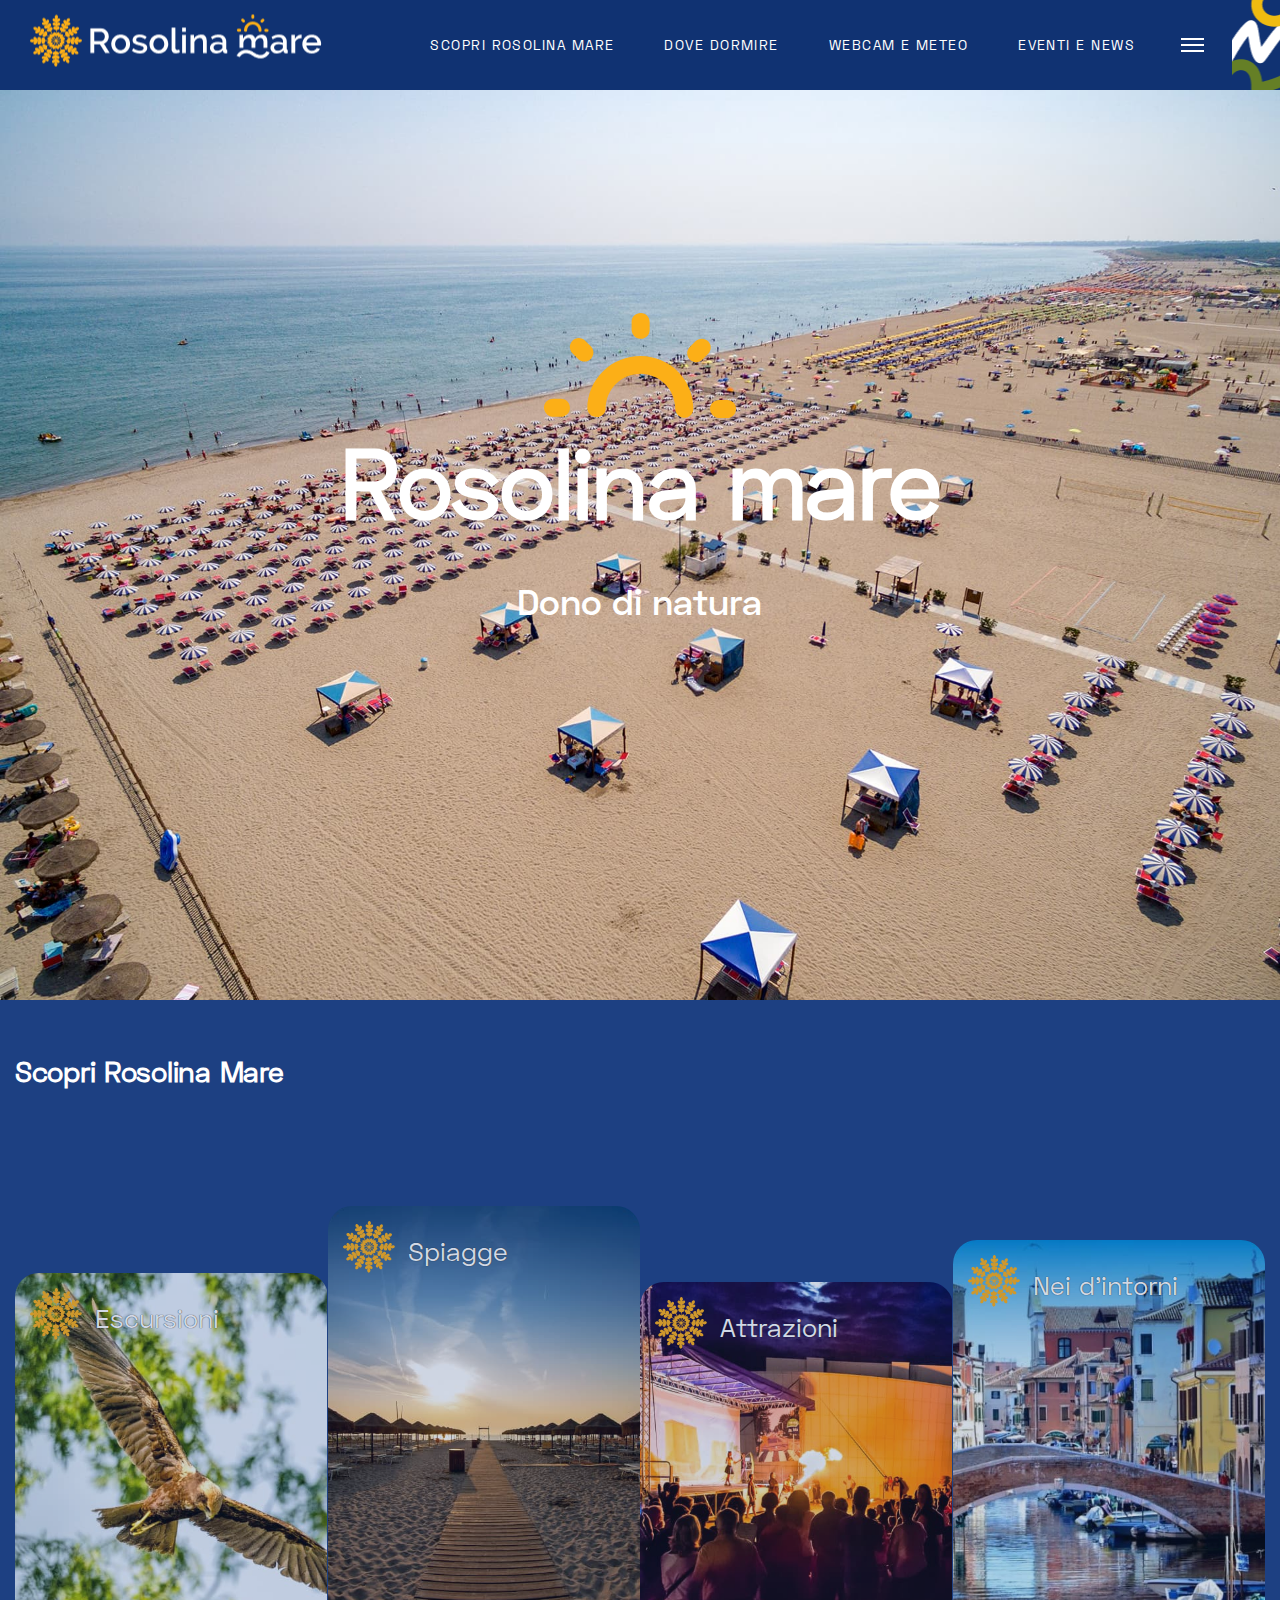
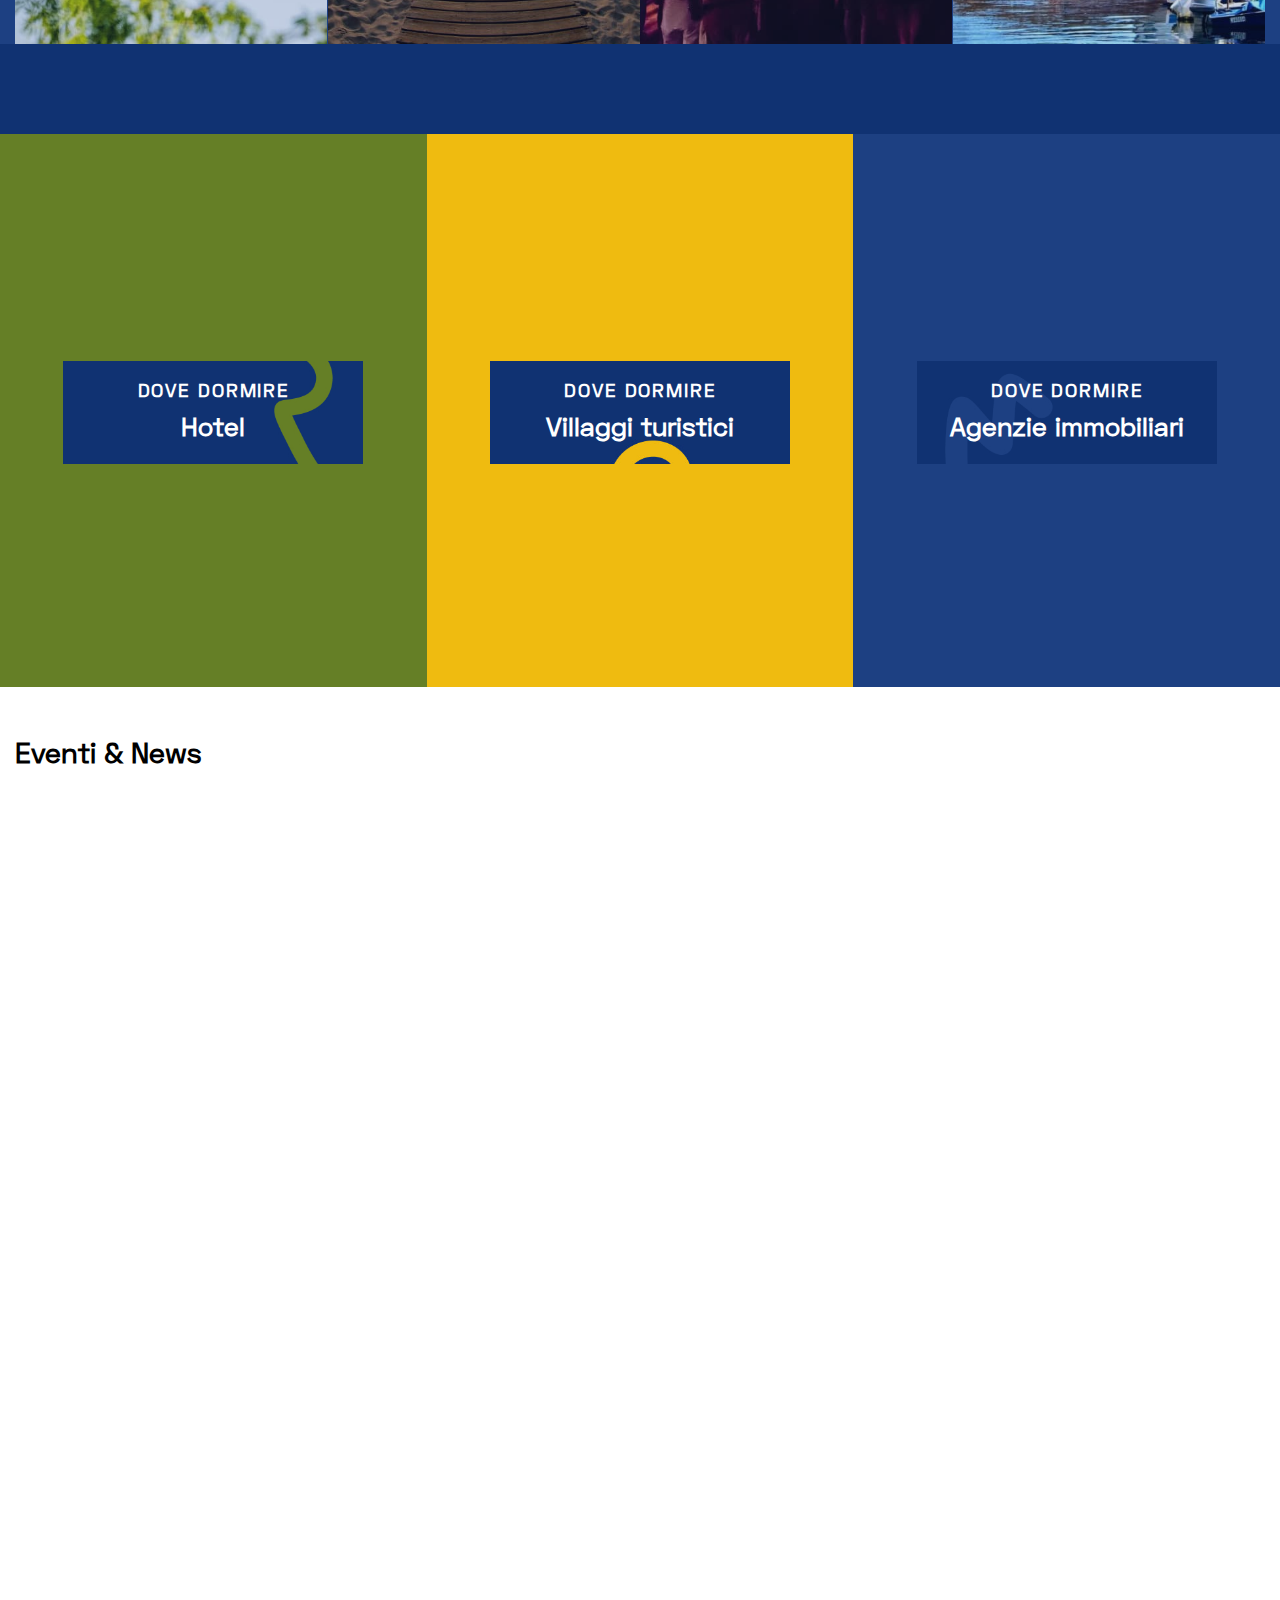
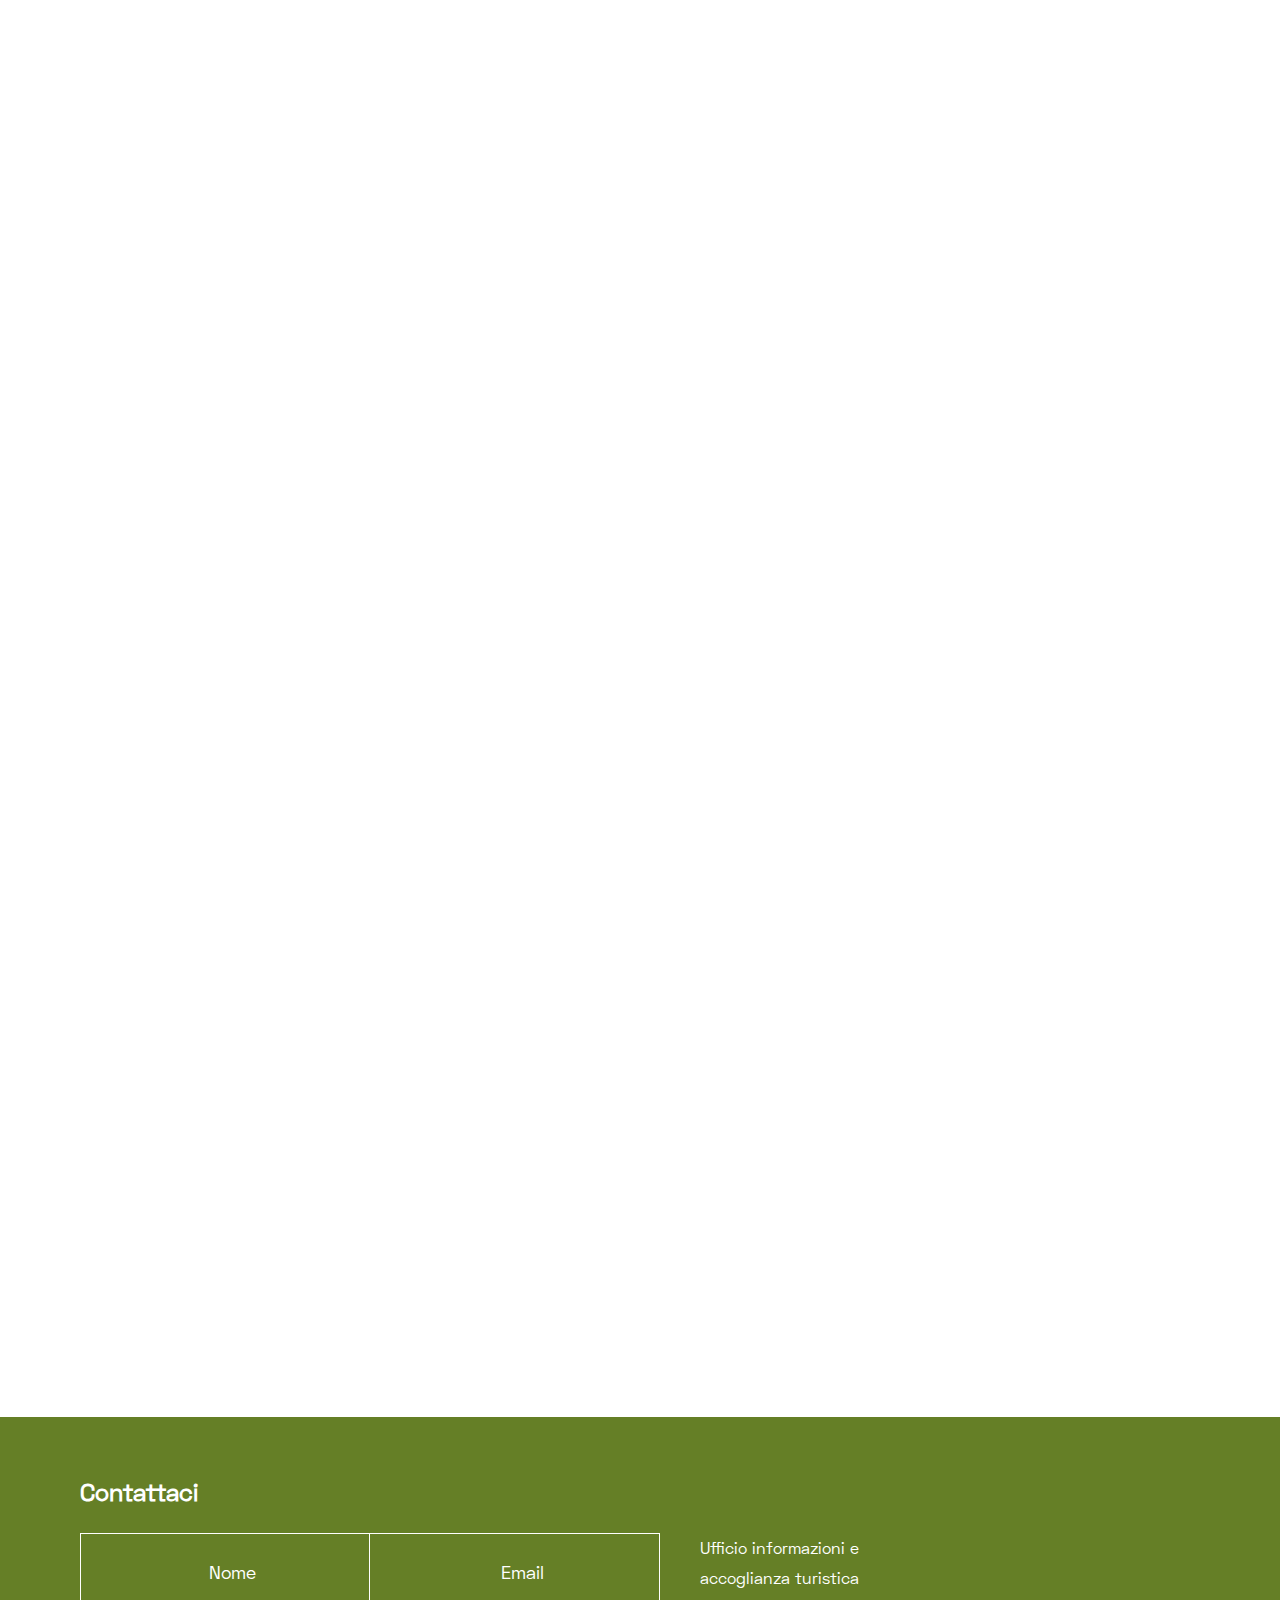
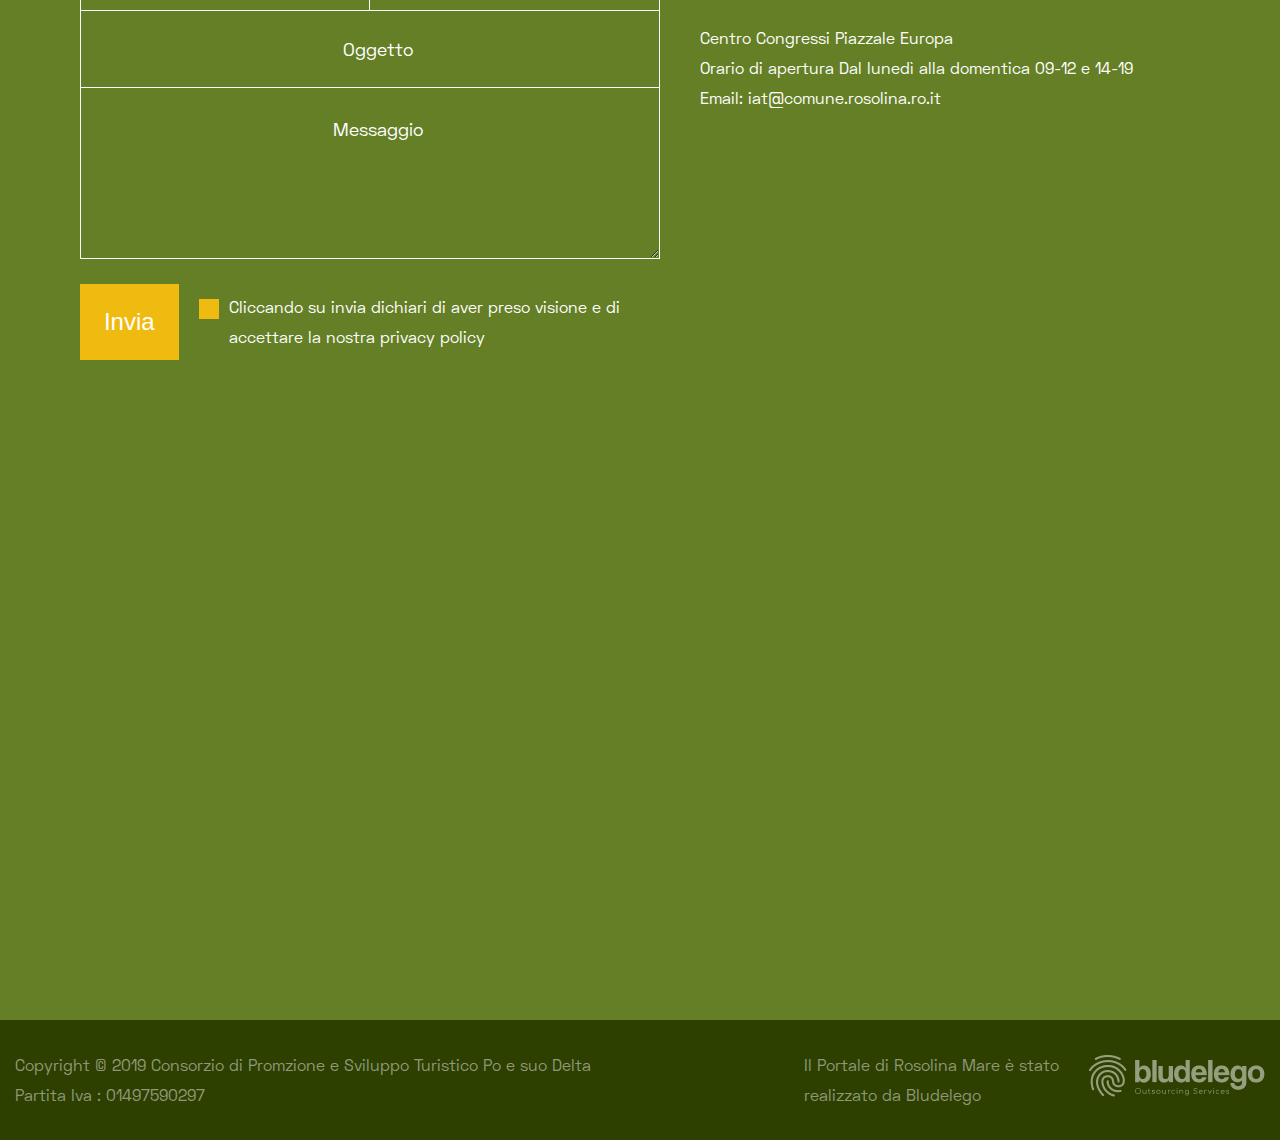
<file: index.html>
<!DOCTYPE html>
<html lang="ru_RU">
  <head>
    <meta name="viewport" content="width=device-width,initial-scale=1.0">
    <meta charset="utf-8">
    <link rel="stylesheet" type="text/css" href="assets/css/my.css">
    <title>Main</title>
  </head>
  <body>
    <div class="hidden"><?xml version="1.0" encoding="utf-8"?><svg xmlns="http://www.w3.org/2000/svg" xmlns:xlink="http://www.w3.org/1999/xlink"><symbol viewBox="264.2 371 20.3 18.8" id="basket" xmlns="http://www.w3.org/2000/svg"><path class="st0" d="M283.7 378.2h-3.2l-3.4-6.8c-.2-.4-.6-.5-1-.3s-.5.6-.3 1l3.1 6.1h-9.1l3.1-6.1c.2-.4 0-.8-.3-1-.4-.2-.8 0-1 .3l-3.4 6.8H265c-.4 0-.8.3-.8.8 0 .4.3.8.8.8h.2l.9 3c-.2.1-.3.3-.3.6 0 .4.3.7.7.7l1.7 5.8h12.7l1.7-5.8c.4 0 .7-.3.7-.7 0-.2-.1-.5-.3-.6l.9-3h.2c.4 0 .8-.3.8-.8-.4-.5-.7-.8-1.2-.8zm-4.1 10.1h-10.4L268 384h12.9l-1.3 4.3zm1.6-5.8h-13.7l-.8-2.8H282l-.8 2.8z"/></symbol><symbol viewBox="0 0 511.626 511.627" id="external-link" xmlns="http://www.w3.org/2000/svg"><path d="M392.857 292.354h-18.274c-2.669 0-4.859.855-6.563 2.573-1.718 1.708-2.573 3.897-2.573 6.563v91.361c0 12.563-4.47 23.315-13.415 32.262-8.945 8.945-19.701 13.414-32.264 13.414H82.224c-12.562 0-23.317-4.469-32.264-13.414-8.945-8.946-13.417-19.698-13.417-32.262V155.31c0-12.562 4.471-23.313 13.417-32.259 8.947-8.947 19.702-13.418 32.264-13.418h200.994c2.669 0 4.859-.859 6.57-2.57 1.711-1.713 2.566-3.9 2.566-6.567V82.221c0-2.662-.855-4.853-2.566-6.563-1.711-1.713-3.901-2.568-6.57-2.568H82.224c-22.648 0-42.016 8.042-58.102 24.125C8.042 113.297 0 132.665 0 155.313v237.542c0 22.647 8.042 42.018 24.123 58.095 16.086 16.084 35.454 24.13 58.102 24.13h237.543c22.647 0 42.017-8.046 58.101-24.13 16.085-16.077 24.127-35.447 24.127-58.095v-91.358c0-2.669-.856-4.859-2.574-6.57-1.713-1.718-3.903-2.573-6.565-2.573z"/><path d="M506.199 41.971c-3.617-3.617-7.905-5.424-12.85-5.424H347.171c-4.948 0-9.233 1.807-12.847 5.424-3.617 3.615-5.428 7.898-5.428 12.847s1.811 9.233 5.428 12.85l50.247 50.248-186.147 186.151c-1.906 1.903-2.856 4.093-2.856 6.563 0 2.479.953 4.668 2.856 6.571l32.548 32.544c1.903 1.903 4.093 2.852 6.567 2.852s4.665-.948 6.567-2.852l186.148-186.148 50.251 50.248c3.614 3.617 7.898 5.426 12.847 5.426s9.233-1.809 12.851-5.426c3.617-3.616 5.424-7.898 5.424-12.847V54.818c-.001-4.952-1.814-9.232-5.428-12.847z"/></symbol><symbol fill="none" viewBox="0 0 9 19" id="facebook" xmlns="http://www.w3.org/2000/svg"><path fill-rule="evenodd" clip-rule="evenodd" d="M2.35 13.736c0-1.348-.008-2.697.007-4.045 0-.229-.06-.297-.29-.29-.418.016-.837 0-1.264.008-.167.008-.236-.046-.228-.221.007-.838.007-1.684 0-2.522 0-.16.045-.213.213-.213.427.007.86-.015 1.288.007.251.016.297-.076.297-.304-.016-.64-.016-1.28 0-1.92.015-.785.228-1.516.693-2.149C3.653 1.28 4.49.914 5.458.868c.99-.045 1.988-.022 2.986-.03.137 0 .183.046.183.183-.008.853-.008 1.699 0 2.552 0 .152-.046.198-.198.198-.48-.008-.96 0-1.432 0-.64 0-1.021.328-1.06.96-.03.503-.007 1.013-.022 1.524-.008.183.107.167.221.167.724 0 1.455.008 2.179-.007.213 0 .282.045.259.266a137.02 137.02 0 0 0-.244 2.545c-.015.19-.107.229-.274.229a64.837 64.837 0 0 0-1.722 0c-.411 0-.373-.061-.373.358 0 2.643-.008 5.28.007 7.923 0 .282-.068.35-.342.343a76.647 76.647 0 0 0-2.956 0c-.274.008-.32-.091-.32-.335.007-1.349 0-2.682 0-4.008z" fill="#fff"/></symbol><symbol viewBox="0 0 24 24" id="instagram" xmlns="http://www.w3.org/2000/svg"><path fill="none" d="M-1-1h582v402H-1z"/><g fill="#fff"><path d="M12.004 5.838a6.157 6.157 0 0 0-6.158 6.158 6.157 6.157 0 0 0 6.158 6.158 6.157 6.157 0 0 0 6.158-6.158 6.157 6.157 0 0 0-6.158-6.158zm0 10.155a3.996 3.996 0 1 1 3.997-3.997 3.995 3.995 0 0 1-3.997 3.997z"/><path d="M16.948.076c-2.208-.103-7.677-.098-9.887 0-1.942.091-3.655.56-5.036 1.941C-.283 4.325.012 7.435.012 11.996c0 4.668-.26 7.706 2.013 9.979 2.317 2.316 5.472 2.013 9.979 2.013 4.624 0 6.22.003 7.855-.63 2.223-.863 3.901-2.85 4.065-6.419.104-2.209.098-7.677 0-9.887-.198-4.213-2.459-6.768-6.976-6.976zm3.495 20.372c-1.513 1.513-3.612 1.378-8.468 1.378-5 0-7.005.074-8.468-1.393-1.685-1.677-1.38-4.37-1.38-8.453 0-5.525-.567-9.504 4.978-9.788 1.274-.045 1.649-.06 4.856-.06l.045.03c5.329 0 9.51-.558 9.761 4.986.057 1.265.07 1.645.07 4.847-.001 4.942.093 6.959-1.394 8.453z"/><circle r="1.439" cy="5.595" cx="18.406"/></g></symbol><symbol fill="none" viewBox="0 0 20 14" id="mail" xmlns="http://www.w3.org/2000/svg"><path d="M1.854.211H17.69c.96 0 1.74.78 1.74 1.74v9.718c0 .9-.78 1.68-1.74 1.68H1.854c-.96 0-1.74-.78-1.74-1.68V1.951c0-.96.78-1.74 1.74-1.74zM18.29 11.97l-5.94-5.04-1.199.84c-.84.6-1.92.6-2.7 0l-1.26-.84-5.938 5.039c.12.24.36.36.6.36H17.69c.3 0 .48-.12.6-.36zm-5.1-5.699l5.22 4.44V2.49l-5.22 3.78zM1.135 10.71l5.219-4.44-5.219-3.779v8.218zm.3-9.299l7.618 5.52c.42.359 1.02.359 1.5-.001l7.619-5.519a.681.681 0 0 0-.48-.18H1.854c-.18 0-.36.06-.42.18z" fill="#fff"/></symbol></svg></div>
    <header class="main-header"><a class="logo" href="index.html"><img src="assets/i/logo.png" alt="logo"></a>
      <div class="main-menu">
        <li class="main-menu__item"><a class="main-menu__link" href="https://visitrosolina.it/scopri-rosolina-mare/">Scopri Rosolina mare<img class="menu-icon" src="assets/i/menu-icon.svg" alt="icon"></a>
          <div class="sub-menu">
            <div class="sub-menu__wrap">
              <div class="sub-menu__content">
                <h3 class="sub-menu__title">Scopri Rosolina mare</h3>
                <p class="sub-menu__text">Qualunque sia la tua idea di vacanza, a Rosolina puoi trovare escursioni, spiagge ed attrazioni che renderanno indimenticabile il tuo soggiorno.</p>
              </div>
              <ul class="sub-menu__list">
                <li class="sub-menu__item"><a href="https://visitrosolina.it/scopri-rosolina-mare/escursioni/"><img src="assets/i/sub-menu-1.jpg">
                    <h4 class="sub-menu__item-title">Escursioni</h4></a></li>
                <li class="sub-menu__item"><a href="https://visitrosolina.it/scopri-rosolina-mare/spiagge/"><img src="assets/i/sub-menu-2.jpg">
                    <h4 class="sub-menu__item-title">Spiagge</h4></a></li>
                <li class="sub-menu__item"><a href="https://visitrosolina.it/scopri-rosolina-mare/attrazioni/"><img src="assets/i/sub-menu-3.jpg">
                    <h4 class="sub-menu__item-title">Attrazioni</h4></a></li>
                <li class="sub-menu__item"><a href="https://visitrosolina.it/scopri-rosolina-mare/nei-dintorni/"><img src="assets/i/sub-menu-4.jpg">
                    <h4 class="sub-menu__item-title">Nei dintorni</h4></a></li>
              </ul>
            </div>
          </div>
        </li>
        <li class="main-menu__item"><a class="main-menu__link" href="dove-dormire.html">Dove dormire<img class="menu-icon" src="assets/i/menu-icon.svg" alt="icon"></a>
          <div class="sub-menu">
            <div class="sub-menu__wrap">
              <div class="sub-menu__content">
                <h3 class="sub-menu__title">Dove dormire</h3>
                <p class="sub-menu__text">Rosolina Mare è famosa per le sue spiagge incantevoli e per i suoi stabilimenti balneari adatti a grandi e piccoli.</p>
              </div>
              <ul class="sub-menu__list">
                <li class="sub-menu__item"><a href="hotel.html"><img src="assets/i/sub-menu-5.jpg">
                    <h4 class="sub-menu__item-title">Hotel</h4></a></li>
                <li class="sub-menu__item"><a href="vilagi-turistici.html"><img src="assets/i/sub-menu-6.jpg">
                    <h4 class="sub-menu__item-title">Villaggi turistici</h4></a></li>
                <li class="sub-menu__item"><a href="agenzie-immobiliari.html"><img src="assets/i/sub-menu-7.jpg">
                    <h4 class="sub-menu__item-title">Agenzie immobiliari</h4></a></li>
              </ul>
            </div>
          </div>
        </li>
        <li class="main-menu__item"><a class="main-menu__link" href="https://visitrosolina.it/webcam-e-meteo/">Webcam e meteo<img class="menu-icon" src="assets/i/menu-icon.svg" alt="icon"></a></li>
        <li class="main-menu__item"><a class="main-menu__link" href="https://visitrosolina.it/eventi-e-news/">Eventi e news<img class="menu-icon" src="assets/i/menu-icon.svg" alt="icon"></a></li>
        <li class="main-menu__item"><a class="main-menu__link" href="https://visitrosolina.it/info-e-contatti/">Info e contatti<img class="menu-icon" src="assets/i/menu-icon.svg" alt="icon"></a></li>
      </div>
      <ul class="main-menu-mobile" id="js-main-menu-mobile">
        <li class="main-menu-mobile__item">
          <div class="main-menu-mobile__img"><img src="assets/i/arrow-down-white.svg" alt="arrow"></div><a class="main-menu-mobile__link" href="https://visitrosolina.it/scopri-rosolina-mare/">Scopri Rosolina mare</a>
          <ul class="main-menu-mobile-submenu">
            <li class="main-menu-mobile-submenu__item"><a class="main-menu-mobile-submenu__link" href="https://visitrosolina.it/scopri-rosolina-mare/escursioni/">Escursioni</a></li>
            <li class="main-menu-mobile-submenu__item"><a class="main-menu-mobile-submenu__link" href="https://visitrosolina.it/scopri-rosolina-mare/spiagge/">Spiagge</a></li>
            <li class="main-menu-mobile-submenu__item"><a class="main-menu-mobile-submenu__link" href="https://visitrosolina.it/scopri-rosolina-mare/attrazioni/">Attrazioni</a></li>
            <li class="main-menu-mobile-submenu__item"><a class="main-menu-mobile-submenu__link" href="https://visitrosolina.it/scopri-rosolina-mare/nei-dintorni/">Nei dintorni</a></li>
          </ul>
        </li>
        <li class="main-menu-mobile__item">
          <div class="main-menu-mobile__img"><img src="assets/i/arrow-down-white.svg" alt="arrow"></div><a class="main-menu-mobile__link" href="https://visitrosolina.it/dove-dormire/">Dove dormire</a>
          <ul class="main-menu-mobile-submenu">
            <li class="main-menu-mobile-submenu__item"><a class="main-menu-mobile-submenu__link" href="hotel.html">Hotel</a></li>
            <li class="main-menu-mobile-submenu__item"><a class="main-menu-mobile-submenu__link" href="vilagi-turistici.html">Villaggi turistici</a></li>
            <li class="main-menu-mobile-submenu__item"><a class="main-menu-mobile-submenu__link" href="agenzie-immobiliari.html">Agenzie immobiliari</a></li>
          </ul>
        </li>
        <li class="main-menu-mobile__item"><a class="main-menu-mobile__link" href="https://visitrosolina.it/webcam-e-meteo/">Webcam e meteo</a></li>
        <li class="main-menu-mobile__item"><a class="main-menu-mobile__link" href="https://visitrosolina.it/eventi-e-news/">Eventi e news</a></li>
        <li class="main-menu-mobile__item"><a class="main-menu-mobile__link" href="https://visitrosolina.it/info-e-contatti/">Info e contatti</a></li>
      </ul>
      <div class="sandwitch-wrap" id="js-sandwitch-wrap">
        <div class="sandwitch">
          <div class="sandwitch__line sandwitch__line--top"></div>
          <div class="sandwitch__line sandwitch__line--middle"></div>
          <div class="sandwitch__line sandwitch__line--bottom"></div>
        </div>
      </div>
    </header>
    <section class="intro" style="background-image: url('assets/i/Home-page.jpg')">
      <div class="intro__content"><img src="assets/i/big-logo.svg" alt="big logo">
        <h1 class="intro__title">Rosolina mare</h1>
        <p class="intro__text">Dono di natura</p>
      </div>
    </section>
    <section class="discover-block section section__dark">
      <div class="container">
        <h3 class="section__title">Scopri Rosolina Mare</h3>
        <div class="discover-block__content"><a class="discover-block__item" href="https://visitrosolina.it/scopri-rosolina-mare/escursioni/">
            <div class="h3 discover-block__title">Escursioni</div><img class="discover-block__icon" src="assets/i/discover-icon.svg" alt="icon"><img src="assets/i/discover-block-1.jpg" alt="Ecsurcioni"></a><a class="discover-block__item" href="https://visitrosolina.it/scopri-rosolina-mare/spiagge/">
            <div class="h3 discover-block__title">Spiagge</div><img class="discover-block__icon" src="assets/i/discover-icon.svg" alt="icon"><img src="assets/i/discover-block-2.jpg" alt="Spiagge"></a><a class="discover-block__item" href="https://visitrosolina.it/scopri-rosolina-mare/attrazioni/">
            <div class="h3 discover-block__title">Attrazioni</div><img class="discover-block__icon" src="assets/i/discover-icon.svg" alt="icon"><img src="assets/i/discover-block-3.jpg" alt="Attrazioni"></a><a class="discover-block__item" href="https://visitrosolina.it/scopri-rosolina-mare/nei-dintorni/">
            <div class="h3 discover-block__title">Nei d'intorni</div><img class="discover-block__icon" src="assets/i/discover-icon.svg" alt="icon"><img src="assets/i/discover-block-4.jpg" alt="Nei d'intorni"></a></div>
      </div>
    </section>
    <div class="where-to-sleep-block">
      <div class="where-to-sleep-block__item"><a class="where-to-sleep-block__wrap" href="https://visitrosolina.it/dove-dormire/hotel/"><img class="where-to-sleep-block__img" src="assets/i/where-to-sleep-block/where-to-sleep-block-1.jpg" alt="image">
          <div class="where-to-sleep-block__content">
            <h3 class="where-to-sleep-block__subtitle">DOVE DORMIRE</h3>
            <h2 class="where-to-sleep-block__title">Hotel</h2>
          </div></a></div>
      <div class="where-to-sleep-block__item"><a class="where-to-sleep-block__wrap" href="https://visitrosolina.it/dove-dormire/villaggi-turistici/"><img class="where-to-sleep-block__img" src="assets/i/where-to-sleep-block/where-to-sleep-block-2.jpg" alt="image">
          <div class="where-to-sleep-block__content">
            <h3 class="where-to-sleep-block__subtitle">DOVE DORMIRE</h3>
            <h2 class="where-to-sleep-block__title">Villaggi turistici</h2>
          </div></a></div>
      <div class="where-to-sleep-block__item"><a class="where-to-sleep-block__wrap" href="https://visitrosolina.it/dove-dormire/agenzie-immobiliari/"><img class="where-to-sleep-block__img" src="assets/i/where-to-sleep-block/where-to-sleep-block-3.jpg" alt="image">
          <div class="where-to-sleep-block__content">
            <h3 class="where-to-sleep-block__subtitle">DOVE DORMIRE</h3>
            <h2 class="where-to-sleep-block__title">Agenzie immobiliari</h2>
          </div></a></div>
    </div>
    <section class="section eventi-news-block">
      <div class="container">
        <h2 class="section__title">Eventi & News</h2>
        <div class="eventi-news-block__content" id="js-eventi-news-block__content"></div>
      </div>
    </section>
    <footer class="main-footer">
      <div class="main-footer__wrap">
        <div class="main-footer__contacts">
          <h2 class="section__title">Contattaci</h2>
          <div class="main-footer__form-wrap">
            <div class="form">
              <form action="mail.php" method="POST" id="js-form">
                <div class="form-group form-group--flex">
                  <div class="form-elem">
                    <input type="text" id="js-text" name="name" placeholder="Nome">
                  </div>
                  <div class="form-elem">
                    <input type="email" id="js-email" name="email" placeholder="Email">
                  </div>
                </div>
                <div class="form-group">
                  <div class="form-elem">
                    <input type="text" id="js-oggetto" name="oggetto" placeholder="Oggetto">
                  </div>
                </div>
                <div class="form-group form-group--textarea">
                  <div class="form-elem">
                    <textarea name="messaggio" id="js-messaggio" placeholder="Messaggio"></textarea>
                  </div>
                </div>
                <div class="form-footer">
                  <input type="submit" value="Invia">
                  <div class="privacy">
                    <input class="checkbox" type="checkbox" name="check" id="check">
                    <label for="check">Cliccando su invia dichiari di aver preso visione e di accettare la nostra <a href="https://visitrosolina.it/cookies-and-privacy/">privacy policy</a></label>
                  </div>
                </div>
              </form>
            </div>
            <div class="main-footer__text">
              <p>Ufficio informazioni e<br> accoglianza turistica</p>
              <p>Centro Congressi Piazzale Europa</p>
              <p>Orario di apertura Dal lunedì alla domentica 09-12 e 14-19</p>
              <p>Email: <a href="mailto:iat@comune.rosolina.ro.it">iat@comune.rosolina.ro.it</a></p>
            </div>
          </div>
        </div>
        <div class="main-footer__map"><iframe src="https://www.google.com/maps/embed?pb=!1m14!1m8!1m3!1d351.84244581281496!2d12.322716!3d45.131613!3m2!1i1024!2i768!4f13.1!3m3!1m2!1s0x0%3A0xb4464ccfe4ab9226!2sCentro%20Congressi%20Rosolina%20Mare!5e0!3m2!1sit!2sus!4v1582278023649!5m2!1sit!2sus" width="100%" height="100%" frameborder="0" style="border:0;" allowfullscreen=""></iframe></div>
      </div>
      <div class="to-up" id="js-to-up"><svg class="mk-svg-icon" data-name="mk-icon-chevron-up" data-cacheid="icon-5e539932b4822" style=" height:16px; width: 16px; " xmlns="http://www.w3.org/2000/svg" viewBox="0 0 1792 1792"><path d="M1683 1331l-166 165q-19 19-45 19t-45-19l-531-531-531 531q-19 19-45 19t-45-19l-166-165q-19-19-19-45.5t19-45.5l742-741q19-19 45-19t45 19l742 741q19 19 19 45.5t-19 45.5z"></path></svg></div>
    </footer>
    <div class="copyright">
      <div class="container">
        <div class="copyright__wrap">
          <div class="copyright__text">
            <p>Copyright © 2019 Consorzio di Promzione e Sviluppo Turistico Po e suo Delta</p>
            <p>Partita Iva : 01497590297</p>
          </div>
          <div class="copyright__logos">
            <p>Il Portale di Rosolina Mare è stato<br> realizzato da Bludelego</p><a href="https://bludelego.it/" target="_blank"><img src="assets/i/logo_bludelego.png" alt="bluedelego"></a>
          </div>
        </div>
      </div>
    </div><!--[if lt IE 9]>
<script src="assets/libs/html5shiv/es5-shim.min.js"></script>
<script src="assets/libs/html5shiv/html5shiv.min.js"></script>
<script src="assets/libs/html5shiv/html5shiv-printshiv.min.js"></script>
<script src="assets/libs/html5shiv/respond.min.js"></script>
<!--<![endif]-->
    <script src="https://ajax.googleapis.com/ajax/libs/jquery/3.3.1/jquery.min.js"></script>
    <script src="assets/libs/jquery-valiate/dist/jquery.validate.min.js"></script>
    <script src="assets/js/main.js"></script>
  </body>
</html>
</file>
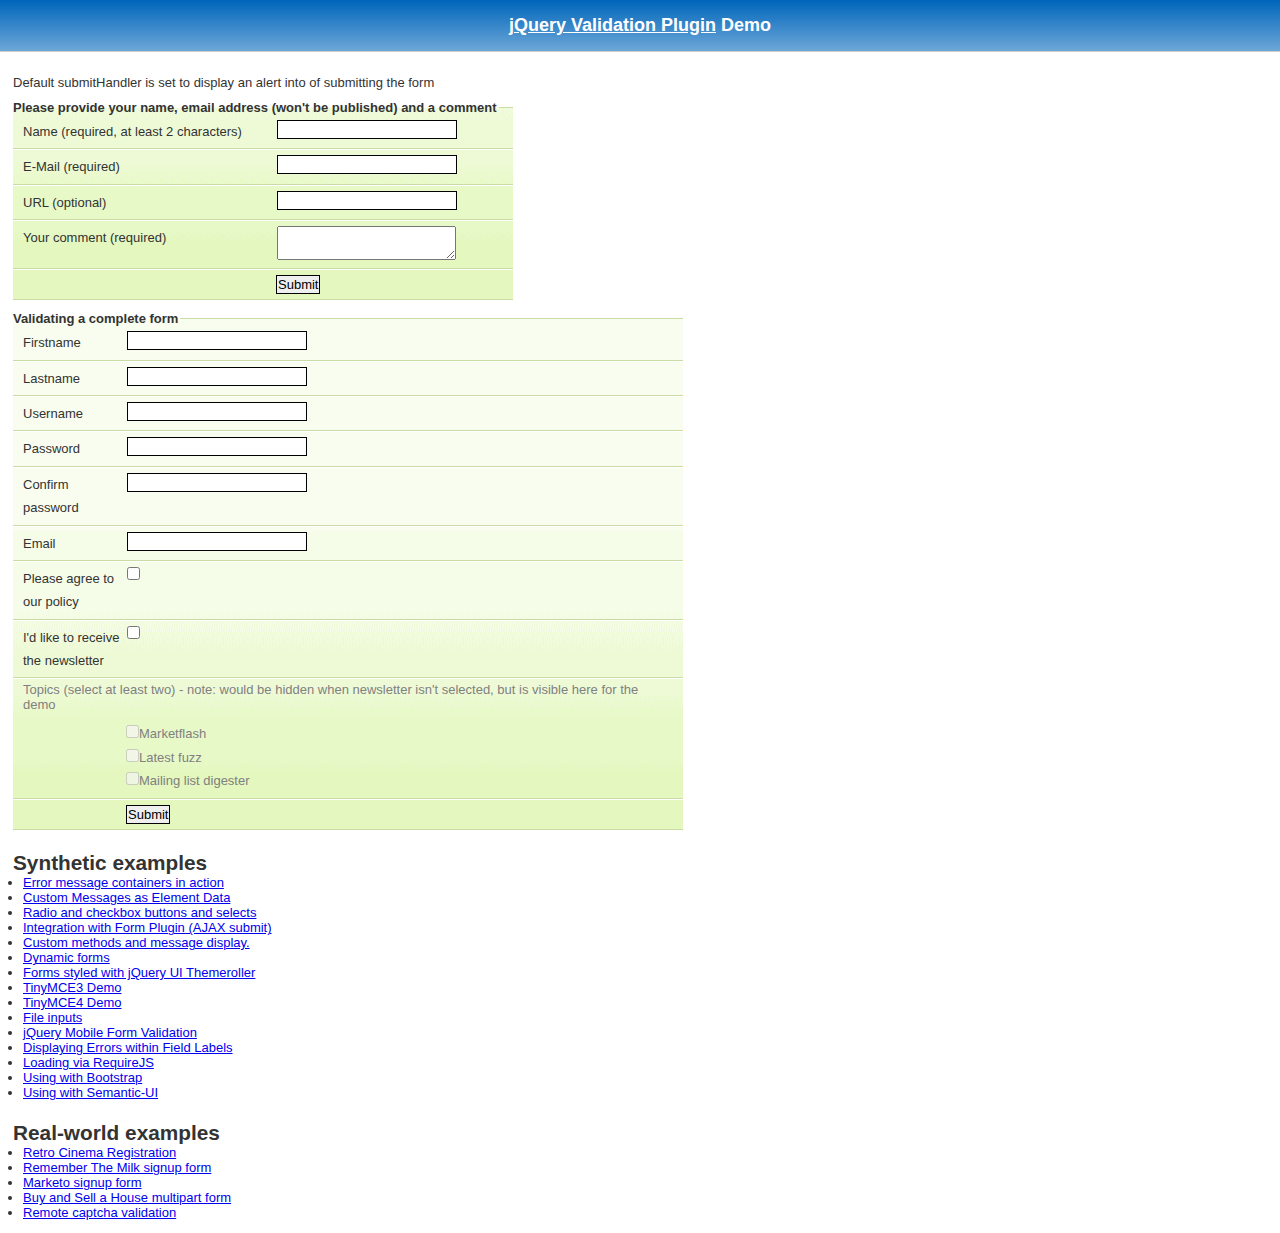
<file: assets/libs/jquery-valiate/demo/index.html>
<!DOCTYPE html>
<html lang="en">
<head>
	<meta charset="utf-8">
	<title>jQuery validation plug-in - main demo</title>
	<link rel="stylesheet" href="css/screen.css">
	<script src="../lib/jquery.js"></script>
	<script src="../dist/jquery.validate.js"></script>
	<script>
	$.validator.setDefaults({
		submitHandler: function() {
			alert("submitted!");
		}
	});

	$().ready(function() {
		// validate the comment form when it is submitted
		$("#commentForm").validate();

		// validate signup form on keyup and submit
		$("#signupForm").validate({
			rules: {
				firstname: "required",
				lastname: "required",
				username: {
					required: true,
					minlength: 2
				},
				password: {
					required: true,
					minlength: 5
				},
				confirm_password: {
					required: true,
					minlength: 5,
					equalTo: "#password"
				},
				email: {
					required: true,
					email: true
				},
				topic: {
					required: "#newsletter:checked",
					minlength: 2
				},
				agree: "required"
			},
			messages: {
				firstname: "Please enter your firstname",
				lastname: "Please enter your lastname",
				username: {
					required: "Please enter a username",
					minlength: "Your username must consist of at least 2 characters"
				},
				password: {
					required: "Please provide a password",
					minlength: "Your password must be at least 5 characters long"
				},
				confirm_password: {
					required: "Please provide a password",
					minlength: "Your password must be at least 5 characters long",
					equalTo: "Please enter the same password as above"
				},
				email: "Please enter a valid email address",
				agree: "Please accept our policy",
				topic: "Please select at least 2 topics"
			}
		});

		// propose username by combining first- and lastname
		$("#username").focus(function() {
			var firstname = $("#firstname").val();
			var lastname = $("#lastname").val();
			if (firstname && lastname && !this.value) {
				this.value = firstname + "." + lastname;
			}
		});

		//code to hide topic selection, disable for demo
		var newsletter = $("#newsletter");
		// newsletter topics are optional, hide at first
		var inital = newsletter.is(":checked");
		var topics = $("#newsletter_topics")[inital ? "removeClass" : "addClass"]("gray");
		var topicInputs = topics.find("input").attr("disabled", !inital);
		// show when newsletter is checked
		newsletter.click(function() {
			topics[this.checked ? "removeClass" : "addClass"]("gray");
			topicInputs.attr("disabled", !this.checked);
		});
	});
	</script>
	<style>
	#commentForm {
		width: 500px;
	}
	#commentForm label {
		width: 250px;
	}
	#commentForm label.error, #commentForm input.submit {
		margin-left: 253px;
	}
	#signupForm {
		width: 670px;
	}
	#signupForm label.error {
		margin-left: 10px;
		width: auto;
		display: inline;
	}
	#newsletter_topics label.error {
		display: none;
		margin-left: 103px;
	}
	</style>
</head>
<body>
<h1 id="banner"><a href="https://jqueryvalidation.org/">jQuery Validation Plugin</a> Demo</h1>
<div id="main">
	<p>Default submitHandler is set to display an alert into of submitting the form</p>
	<form class="cmxform" id="commentForm" method="get" action="">
		<fieldset>
			<legend>Please provide your name, email address (won't be published) and a comment</legend>
			<p>
				<label for="cname">Name (required, at least 2 characters)</label>
				<input id="cname" name="name" minlength="2" type="text" required>
			</p>
			<p>
				<label for="cemail">E-Mail (required)</label>
				<input id="cemail" type="email" name="email" required>
			</p>
			<p>
				<label for="curl">URL (optional)</label>
				<input id="curl" type="url" name="url">
			</p>
			<p>
				<label for="ccomment">Your comment (required)</label>
				<textarea id="ccomment" name="comment" required></textarea>
			</p>
			<p>
				<input class="submit" type="submit" value="Submit">
			</p>
		</fieldset>
	</form>
	<form class="cmxform" id="signupForm" method="get" action="">
		<fieldset>
			<legend>Validating a complete form</legend>
			<p>
				<label for="firstname">Firstname</label>
				<input id="firstname" name="firstname" type="text">
			</p>
			<p>
				<label for="lastname">Lastname</label>
				<input id="lastname" name="lastname" type="text">
			</p>
			<p>
				<label for="username">Username</label>
				<input id="username" name="username" type="text">
			</p>
			<p>
				<label for="password">Password</label>
				<input id="password" name="password" type="password">
			</p>
			<p>
				<label for="confirm_password">Confirm password</label>
				<input id="confirm_password" name="confirm_password" type="password">
			</p>
			<p>
				<label for="email">Email</label>
				<input id="email" name="email" type="email">
			</p>
			<p>
				<label for="agree">Please agree to our policy</label>
				<input type="checkbox" class="checkbox" id="agree" name="agree">
			</p>
			<p>
				<label for="newsletter">I'd like to receive the newsletter</label>
				<input type="checkbox" class="checkbox" id="newsletter" name="newsletter">
			</p>
			<fieldset id="newsletter_topics">
				<legend>Topics (select at least two) - note: would be hidden when newsletter isn't selected, but is visible here for the demo</legend>
				<label for="topic_marketflash">
					<input type="checkbox" id="topic_marketflash" value="marketflash" name="topic">Marketflash
				</label>
				<label for="topic_fuzz">
					<input type="checkbox" id="topic_fuzz" value="fuzz" name="topic">Latest fuzz
				</label>
				<label for="topic_digester">
					<input type="checkbox" id="topic_digester" value="digester" name="topic">Mailing list digester
				</label>
				<label for="topic" class="error">Please select at least two topics you'd like to receive.</label>
			</fieldset>
			<p>
				<input class="submit" type="submit" value="Submit">
			</p>
		</fieldset>
	</form>
	<h3>Synthetic examples</h3>
	<ul>
		<li><a href="errorcontainer-demo.html">Error message containers in action</a>
		</li>
		<li><a href="custom-messages-data-demo.html">Custom Messages as Element Data</a>
		</li>
		<li><a href="radio-checkbox-select-demo.html">Radio and checkbox buttons and selects</a>
		</li>
		<li><a href="ajaxSubmit-integration-demo.html">Integration with Form Plugin (AJAX submit)</a>
		</li>
		<li><a href="custom-methods-demo.html">Custom methods and message display.</a>
		</li>
		<li><a href="dynamic-totals.html">Dynamic forms</a>
		</li>
		<li><a href="themerollered.html">Forms styled with jQuery UI Themeroller</a>
		</li>
		<li><a href="tinymce/">TinyMCE3 Demo</a>
		</li>
		<li><a href="tinymce4/">TinyMCE4 Demo</a>
		</li>
		<li><a href="file_input.html">File inputs</a>
		</li>
		<li><a href="jquerymobile.html">jQuery Mobile Form Validation</a>
		</li>
		<li><a href="errors-within-labels.html">Displaying Errors within Field Labels</a>
		</li>
		<li><a href="requirejs/index.html">Loading via RequireJS</a>
		</li>
		<li><a href="bootstrap/index.html">Using with Bootstrap</a>
		</li>
		<li><a href="semantic-ui/index.html">Using with Semantic-UI</a>
		</li>
	</ul>
	<h3>Real-world examples</h3>
	<ul>
		<li><a href="cinema/">Retro Cinema Registration</a></li>
		<li><a href="milk/">Remember The Milk signup form</a></li>
		<li><a href="marketo/">Marketo signup form</a></li>
		<li><a href="multipart/">Buy and Sell a House multipart form</a></li>
		<li><a href="captcha/">Remote captcha validation</a></li>
	</ul>
</div>
</body>
</html>
</file>
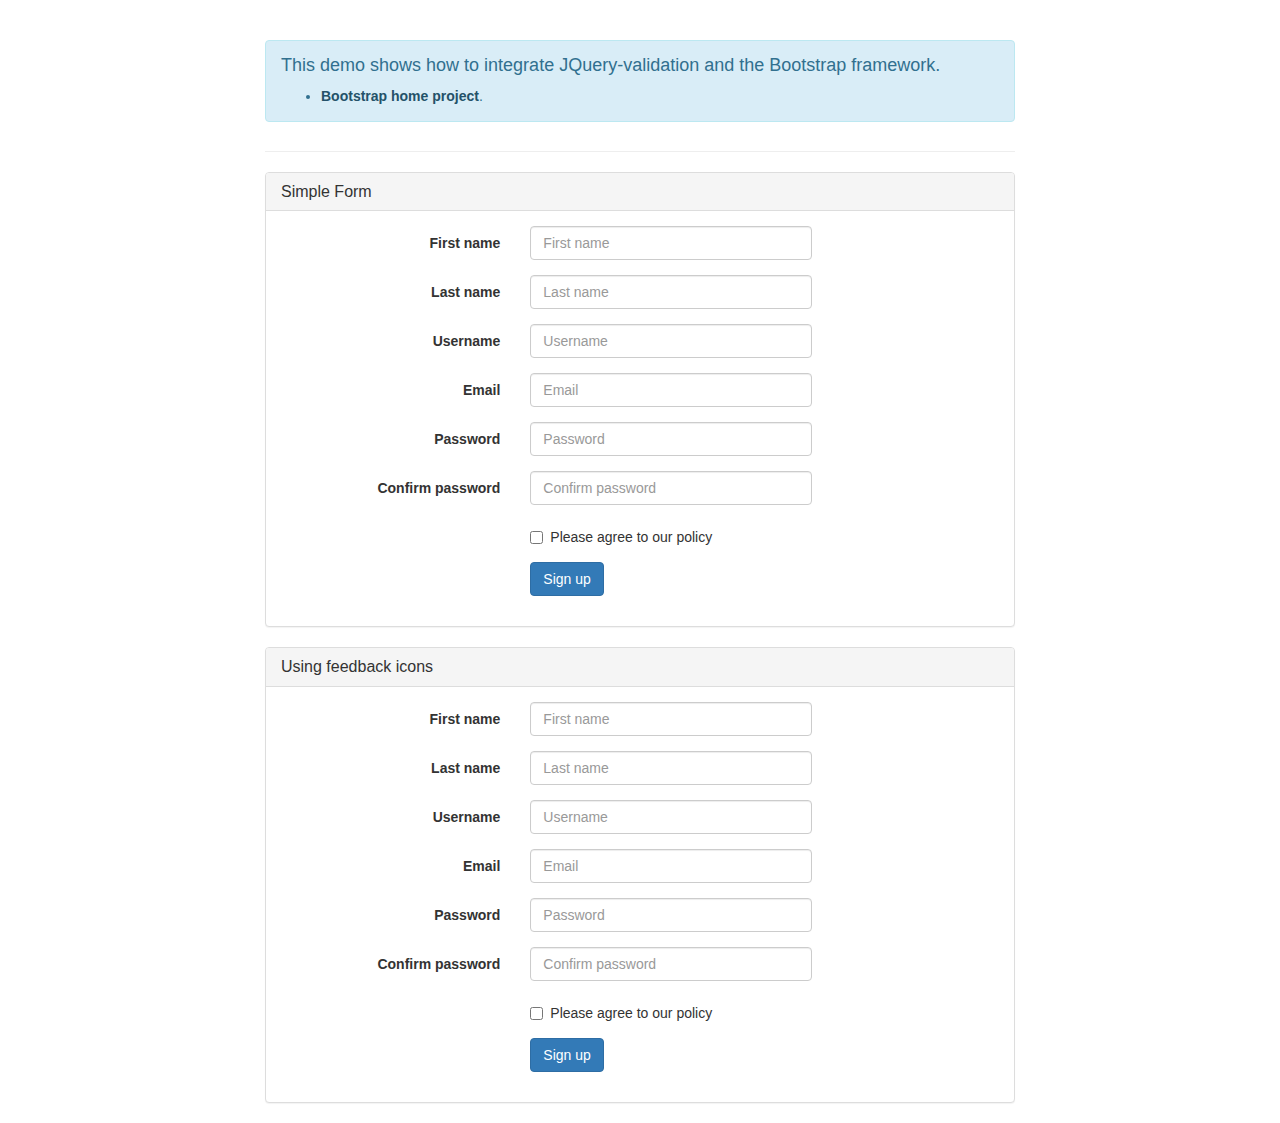
<file: assets/libs/jquery-valiate/demo/bootstrap/index.html>
<!DOCTYPE html>
<html>
<head>
	<title>JQuery-validation demo | Bootstrap</title>

	<link rel="stylesheet" href="https://maxcdn.bootstrapcdn.com/bootstrap/3.3.5/css/bootstrap.min.css" />

	<script type="text/javascript" src="../../lib/jquery-1.11.1.js"></script>
	<script type="text/javascript" src="../../dist/jquery.validate.js"></script>
</head>
<body>
	<div class="container">
		<div class="row">
			<div class="col-sm-8 col-sm-offset-2">
				<div class="page-header">
					<div class="alert alert-info" role="alert">
						<h4>This demo shows how to integrate JQuery-validation and the Bootstrap framework.</h4>
						<ul>
							<li><a href="https://getbootstrap.com/" class="alert-link">Bootstrap home project</a>.</li>
						</ul>
					</div>
				</div>

				<div class="panel panel-default">
					<div class="panel-heading">
						<h3 class="panel-title">Simple Form</h3>
					</div>
					<div class="panel-body">
						<form id="signupForm" method="post" class="form-horizontal" action="">
							<div class="form-group">
								<label class="col-sm-4 control-label" for="firstname">First name</label>
								<div class="col-sm-5">
									<input type="text" class="form-control" id="firstname" name="firstname" placeholder="First name" />
								</div>
							</div>

							<div class="form-group">
								<label class="col-sm-4 control-label" for="lastname">Last name</label>
								<div class="col-sm-5">
									<input type="text" class="form-control" id="lastname" name="lastname" placeholder="Last name" />
								</div>
							</div>

							<div class="form-group">
								<label class="col-sm-4 control-label" for="username">Username</label>
								<div class="col-sm-5">
									<input type="text" class="form-control" id="username" name="username" placeholder="Username" />
								</div>
							</div>

							<div class="form-group">
								<label class="col-sm-4 control-label" for="email">Email</label>
								<div class="col-sm-5">
									<input type="text" class="form-control" id="email" name="email" placeholder="Email" />
								</div>
							</div>

							<div class="form-group">
								<label class="col-sm-4 control-label" for="password">Password</label>
								<div class="col-sm-5">
									<input type="password" class="form-control" id="password" name="password" placeholder="Password" />
								</div>
							</div>

							<div class="form-group">
								<label class="col-sm-4 control-label" for="confirm_password">Confirm password</label>
								<div class="col-sm-5">
									<input type="password" class="form-control" id="confirm_password" name="confirm_password" placeholder="Confirm password" />
								</div>
							</div>

							<div class="form-group">
								<div class="col-sm-5 col-sm-offset-4">
									<div class="checkbox">
										<label>
											<input type="checkbox" id="agree" name="agree" value="agree" />Please agree to our policy
										</label>
									</div>
								</div>
							</div>

							<div class="form-group">
								<div class="col-sm-9 col-sm-offset-4">
									<button type="submit" class="btn btn-primary" name="signup" value="Sign up">Sign up</button>
								</div>
							</div>
						</form>
					</div>
				</div>

				<div class="panel panel-default">
					<div class="panel-heading">
						<h3 class="panel-title">Using feedback icons</h3>
					</div>
					<div class="panel-body">
						<form id="signupForm1" method="post" class="form-horizontal" action="">
							<div class="form-group">
								<label class="col-sm-4 control-label" for="firstname1">First name</label>
								<div class="col-sm-5">
									<input type="text" class="form-control" id="firstname1" name="firstname1" placeholder="First name" />
								</div>
							</div>

							<div class="form-group">
								<label class="col-sm-4 control-label" for="lastname1">Last name</label>
								<div class="col-sm-5">
									<input type="text" class="form-control" id="lastname1" name="lastname1" placeholder="Last name" />
								</div>
							</div>

							<div class="form-group">
								<label class="col-sm-4 control-label" for="username1">Username</label>
								<div class="col-sm-5">
									<input type="text" class="form-control" id="username1" name="username1" placeholder="Username" />
								</div>
							</div>

							<div class="form-group">
								<label class="col-sm-4 control-label" for="email1">Email</label>
								<div class="col-sm-5">
									<input type="text" class="form-control" id="email1" name="email1" placeholder="Email" />
								</div>
							</div>

							<div class="form-group">
								<label class="col-sm-4 control-label" for="password1">Password</label>
								<div class="col-sm-5">
									<input type="password" class="form-control" id="password1" name="password1" placeholder="Password" />
								</div>
							</div>

							<div class="form-group">
								<label class="col-sm-4 control-label" for="confirm_password1">Confirm password</label>
								<div class="col-sm-5">
									<input type="password" class="form-control" id="confirm_password1" name="confirm_password1" placeholder="Confirm password" />
								</div>
							</div>

							<div class="form-group">
								<div class="col-sm-5 col-sm-offset-4">
									<div class="checkbox">
										<label>
											<input type="checkbox" id="agree1" name="agree1" value="agree" />Please agree to our policy
										</label>
									</div>
								</div>
							</div>

							<div class="form-group">
								<div class="col-sm-9 col-sm-offset-4">
									<button type="submit" class="btn btn-primary" name="signup1" value="Sign up">Sign up</button>
								</div>
							</div>
						</form>
					</div>
				</div>
			</div>
		</div>
	</div>
	<script type="text/javascript">
		$.validator.setDefaults( {
			submitHandler: function () {
				alert( "submitted!" );
			}
		} );

		$( document ).ready( function () {
			$( "#signupForm" ).validate( {
				rules: {
					firstname: "required",
					lastname: "required",
					username: {
						required: true,
						minlength: 2
					},
					password: {
						required: true,
						minlength: 5
					},
					confirm_password: {
						required: true,
						minlength: 5,
						equalTo: "#password"
					},
					email: {
						required: true,
						email: true
					},
					agree: "required"
				},
				messages: {
					firstname: "Please enter your firstname",
					lastname: "Please enter your lastname",
					username: {
						required: "Please enter a username",
						minlength: "Your username must consist of at least 2 characters"
					},
					password: {
						required: "Please provide a password",
						minlength: "Your password must be at least 5 characters long"
					},
					confirm_password: {
						required: "Please provide a password",
						minlength: "Your password must be at least 5 characters long",
						equalTo: "Please enter the same password as above"
					},
					email: "Please enter a valid email address",
					agree: "Please accept our policy"
				},
				errorElement: "em",
				errorPlacement: function ( error, element ) {
					// Add the `help-block` class to the error element
					error.addClass( "help-block" );

					if ( element.prop( "type" ) === "checkbox" ) {
						error.insertAfter( element.parent( "label" ) );
					} else {
						error.insertAfter( element );
					}
				},
				highlight: function ( element, errorClass, validClass ) {
					$( element ).parents( ".col-sm-5" ).addClass( "has-error" ).removeClass( "has-success" );
				},
				unhighlight: function (element, errorClass, validClass) {
					$( element ).parents( ".col-sm-5" ).addClass( "has-success" ).removeClass( "has-error" );
				}
			} );

			$( "#signupForm1" ).validate( {
				rules: {
					firstname1: "required",
					lastname1: "required",
					username1: {
						required: true,
						minlength: 2
					},
					password1: {
						required: true,
						minlength: 5
					},
					confirm_password1: {
						required: true,
						minlength: 5,
						equalTo: "#password1"
					},
					email1: {
						required: true,
						email: true
					},
					agree1: "required"
				},
				messages: {
					firstname1: "Please enter your firstname",
					lastname1: "Please enter your lastname",
					username1: {
						required: "Please enter a username",
						minlength: "Your username must consist of at least 2 characters"
					},
					password1: {
						required: "Please provide a password",
						minlength: "Your password must be at least 5 characters long"
					},
					confirm_password1: {
						required: "Please provide a password",
						minlength: "Your password must be at least 5 characters long",
						equalTo: "Please enter the same password as above"
					},
					email1: "Please enter a valid email address",
					agree1: "Please accept our policy"
				},
				errorElement: "em",
				errorPlacement: function ( error, element ) {
					// Add the `help-block` class to the error element
					error.addClass( "help-block" );

					// Add `has-feedback` class to the parent div.form-group
					// in order to add icons to inputs
					element.parents( ".col-sm-5" ).addClass( "has-feedback" );

					if ( element.prop( "type" ) === "checkbox" ) {
						error.insertAfter( element.parent( "label" ) );
					} else {
						error.insertAfter( element );
					}

					// Add the span element, if doesn't exists, and apply the icon classes to it.
					if ( !element.next( "span" )[ 0 ] ) {
						$( "<span class='glyphicon glyphicon-remove form-control-feedback'></span>" ).insertAfter( element );
					}
				},
				success: function ( label, element ) {
					// Add the span element, if doesn't exists, and apply the icon classes to it.
					if ( !$( element ).next( "span" )[ 0 ] ) {
						$( "<span class='glyphicon glyphicon-ok form-control-feedback'></span>" ).insertAfter( $( element ) );
					}
				},
				highlight: function ( element, errorClass, validClass ) {
					$( element ).parents( ".col-sm-5" ).addClass( "has-error" ).removeClass( "has-success" );
					$( element ).next( "span" ).addClass( "glyphicon-remove" ).removeClass( "glyphicon-ok" );
				},
				unhighlight: function ( element, errorClass, validClass ) {
					$( element ).parents( ".col-sm-5" ).addClass( "has-success" ).removeClass( "has-error" );
					$( element ).next( "span" ).addClass( "glyphicon-ok" ).removeClass( "glyphicon-remove" );
				}
			} );
		} );
	</script>
</body>
</html>
</file>
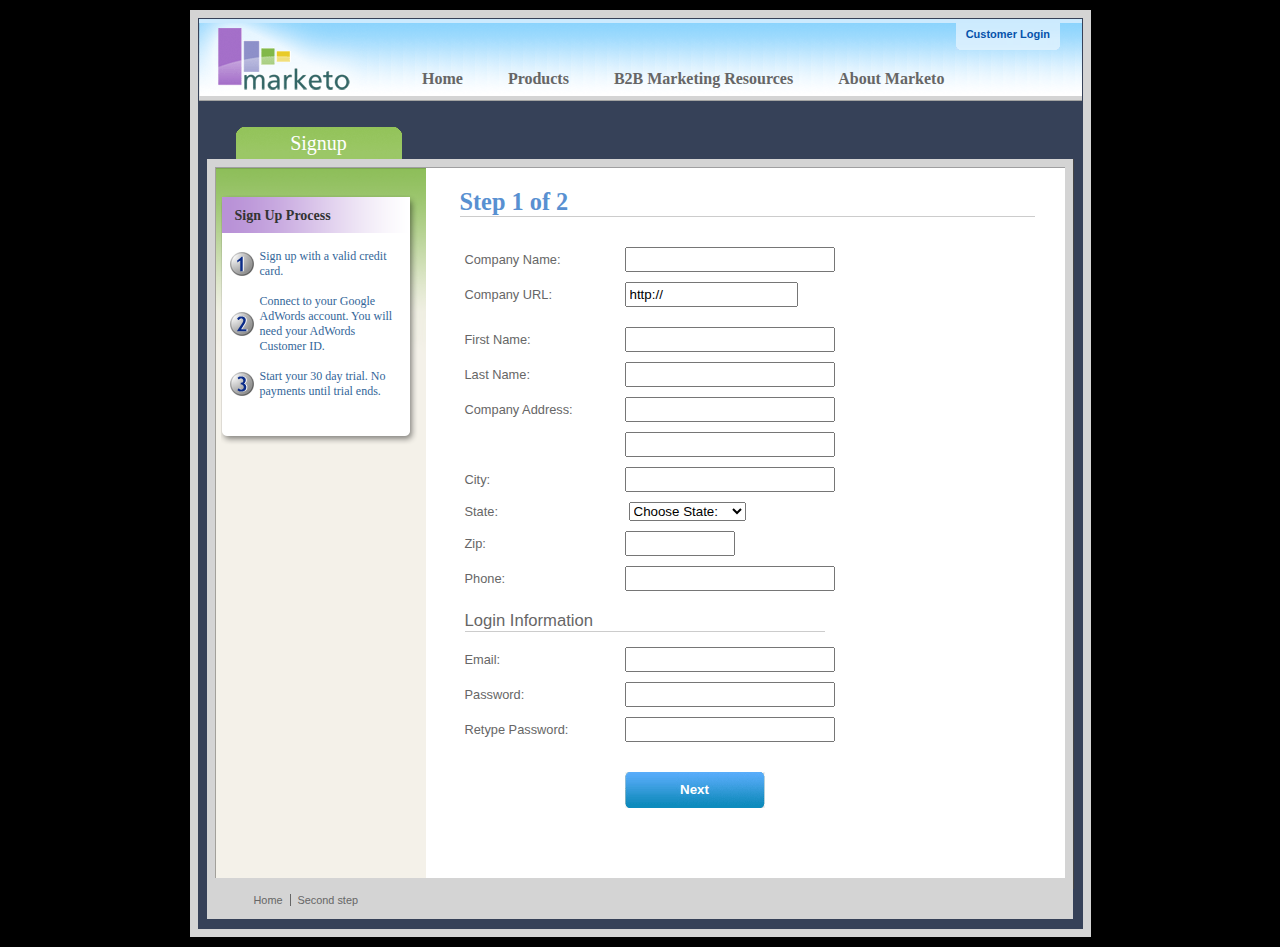
<file: assets/libs/jquery-valiate/demo/marketo/index.html>
<!DOCTYPE html>
<html lang="en">
<head>
	<meta charset="utf-8">
	<title>Subscription Signup | Marketo</title>
	<script src="../../lib/jquery.js"></script>
	<script src="../../lib/jquery.mockjax.js"></script>
	<script src="../../dist/jquery.validate.js"></script>
	<script src="jquery.maskedinput.js"></script>
	<script src="mktSignup.js"></script>
	<link rel="stylesheet" href="stylesheet.css">
</head>
<body>
<!-- start page wrapper -->
<div id="letterbox">
	<!-- start header container -->
	<div id="header-background">
		<div class="nav-global-container">
			<div class="login">
				<a href="#">
					<span></span>Customer Login</a>
			</div>
			<div class="logo">
				<a href="#">
					<img src="images/logo_marketo.gif" width="168" height="73" alt="Marketo">
				</a>
			</div>
			<div class="nav-global">
				<ul>
					<li>
						<a href="#" class="nav-g01">
							<span></span>Home</a>
					</li>
					<li>
						<a href="#" class="nav-g02">
							<span></span>Products</a>
					</li>
					<li>
						<a href="#" class="nav-g04">
							<span></span>B2B Marketing Resources</a>
					</li>
					<li>
						<a href="#" class="nav-g05">
							<span></span>About Marketo</a>
					</li>
				</ul>
			</div>
		</div>
	</div>
	<!-- end header container -->
	<div class="line-grey-tier"></div>
	<!-- start page container 2 div-->
	<div id="page-container" class="resize">
		<div id="page-content-inner" class="resize">
			<!-- start col-main -->
			<div id="col-main" class="resize" style="">
				<!-- start main content -->
				<div class="main-content resize">
					<div class="action-container" style="display:none;"></div>
					<h1>Step 1 of 2</h1>
					<p>
					</p>
					<br clear="all">
					<div>
						<form id="profileForm" type="actionForm" action="step2.htm" method="get">
							<div class="error" style="display:none;">
								<img src="images/warning.gif" alt="Warning!" width="24" height="24" style="float:left; margin: -5px 10px 0px 0px;">
								<span></span>.
								<br clear="all">
							</div>
							<table cellpadding="0" cellspacing="0" border="0">
								<tr>
									<td class="label">
										<label for="co_name">Company Name:</label>
									</td>
									<td class="field">
										<input id="co_name" class="required" maxlength="40" name="co_name" size="20" type="text" tabindex="1" value="">
									</td>
								</tr>
								<tr>
									<td class="label">
										<label for="co_url">Company URL:</label>
									</td>
									<td class="field">
										<input id="co_url" class="required defaultInvalid url" maxlength="40" name="co_url" style="width:163px" type="text" tabindex="2" value="http://">
									</td>
								</tr>
								<tr>
									<td>
									<td>
								</tr>
								<tr>
									<td class="label">
										<label for="first_name">First Name:</label>
									</td>
									<td class="field">
										<input id="first_name" class="required" maxlength="40" name="first_name" size="20" type="text" tabindex="3" value="">
									</td>
								</tr>
								<tr>
									<td class="label">
										<label for="last_name">Last Name:</label>
									</td>
									<td class="field">
										<input id="last_name" class="required" maxlength="40" name="last_name" size="20" type="text" tabindex="4" value="">
									</td>
								</tr>
								<tr>
									<td class="label">
										<label for="address1">Company Address:</label>
									</td>
									<td class="field">
										<input maxlength="40" class="required" name="address1" size="20" type="text" tabindex="5" value="">
									</td>
								</tr>
								<tr>
									<td class="label"></td>
									<td class="field">
										<input maxlength="40" name="address2" size="20" type="text" tabindex="6" value="">
									</td>
								</tr>
								<tr>
									<td class="label">
										<label for="city">City:</label>
									</td>
									<td class="field">
										<input maxlength="40" class="required" name="city" size="20" type="text" tabindex="7" value="">
									</td>
								</tr>
								<tr>
									<td class="label">
										<label for="state">State:</label>
									</td>
									<td class="field">
										<select id="state" class="required" name="state" style="margin-left: 4px;" tabindex="8">
											<option value="">Choose State:</option>
											<option value="AL">Alabama</option>
											<option value="AK">Alaska</option>
											<option value="AZ">Arizona</option>
											<option value="AR">Arkansas</option>
											<option value="CA">California</option>
											<option value="CO">Colorado</option>
											<option value="CT">Connecticut</option>
											<option value="DE">Delaware</option>
											<option value="FL">Florida</option>
											<option value="GA">Georgia</option>
											<option value="HI">Hawaii</option>
											<option value="ID">Idaho</option>
											<option value="IL">Illinois</option>
											<option value="IN">Indiana</option>
											<option value="IA">Iowa</option>
											<option value="KS">Kansas</option>
											<option value="KY">Kentucky</option>
											<option value="LA">Louisiana</option>
											<option value="ME">Maine</option>
											<option value="MD">Maryland</option>
											<option value="MA">Massachusetts</option>
											<option value="MI">Michigan</option>
											<option value="MN">Minnesota</option>
											<option value="MS">Mississippi</option>
											<option value="MO">Missouri</option>
											<option value="MT">Montana</option>
											<option value="NE">Nebraska</option>
											<option value="NV">Nevada</option>
											<option value="NH">New Hampshire</option>
											<option value="NJ">New Jersey</option>
											<option value="NM">New Mexico</option>
											<option value="NY">New York</option>
											<option value="NC">North Carolina</option>
											<option value="ND">North Dakota</option>
											<option value="OH">Ohio</option>
											<option value="OK">Oklahoma</option>
											<option value="OR">Oregon</option>
											<option value="PA">Pennsylvania</option>
											<option value="RI">Rhode Island</option>
											<option value="SC">South Carolina</option>
											<option value="SD">South Dakota</option>
											<option value="TN">Tennessee</option>
											<option value="TX">Texas</option>
											<option value="UT">Utah</option>
											<option value="VT">Vermont</option>
											<option value="VA">Virginia</option>
											<option value="WA">Washington</option>
											<option value="WV">West Virginia</option>
											<option value="WI">Wisconsin</option>
											<option value="WY">Wyoming</option>
										</select>
									</td>
								</tr>
								<tr>
									<td class="label">
										<label for="zip">Zip:</label>
									</td>
									<td class="field">
										<input maxlength="10" name="zip" style="width: 100px" type="text" class="required zipcode" tabindex="9" value="">
									</td>
								</tr>
								<tr>
									<td class="label">
										<label for="phone">Phone:</label>
									</td>
									<td class="field">
										<input id="phone" maxlength="14" name="phone" type="text" class="required phone" tabindex="10" value="">
									</td>
								</tr>
								<tr>
									<td colspan="2">
										<h2 style="border-bottom: 1px solid #CCCCCC;">Login Information</h2>
									</td>
								</tr>
								<tr>
									<td class="label">
										<label for="email">Email:</label>
									</td>
									<td class="field">
										<input id="email" class="required email" remote="emails.action" maxlength="40" name="email" size="20" type="text" tabindex="11" value="">
									</td>
								</tr>
								<tr>
									<td class="label">
										<label for="password1">Password:</label>
									</td>
									<td class="field">
										<input id="password1" class="required password" maxlength="40" name="password1" size="20" type="password" tabindex="12" value="">
									</td>
								</tr>
								<tr>
									<td class="label">
										<label for="password2">Retype Password:</label>
									</td>
									<td class="field">
										<input id="password2" class="required" equalTo="#password1" maxlength="40" name="password2" size="20" type="password" tabindex="13" value="">
										<div class="formError"></div>
									</td>
								</tr>
								<tr>
									<td></td>
									<td>
										<div class="buttonSubmit">
											<span></span>
											<input class="formButton" type="submit" value="Next" style="width: 140px" tabindex="14">
										</div>
									</td>
								</tr>
							</table>
							<br>
							<br>
						</form>
						<br clear="all">
					</div>
				</div>
				<!-- end main content -->
				<br>
			</div>
			<!-- end col-main -->
			<!-- start left col -->
			<div id="col-left" class="nav-left-back empty resize" style="position: absolute; min-height: 450px;">
				<div class="col-left-header-tab" style="position: absolute;">Signup</div>
				<div class="nav-left"></div>
				<div class="left-nav-callout png" style="top: 15px; margin-bottom: 100px;">
					<img src="images/left-nav-callout-long.png" class="png" alt="">
					<h6>Sign Up Process</h6>
					<a style="background-image: url(images/step1-24.gif); font-weight: normal; text-decoration: none; cursor: default;">Sign up with a valid credit card.</a>
					<a style="background-image: url(images/step2-24.gif); font-weight: normal; text-decoration: none; cursor: default;">Connect to your Google AdWords account.  You will need your AdWords Customer ID.</a>
					<a style="background-image: url(images/step3-24.gif); font-weight: normal; text-decoration: none; cursor: default;">Start your 30 day trial.  No payments until trial ends.</a>
				</div>
				<div class="footerAddress">
					<b>Marketo Inc.</b>
					<br>1710 S. Amphlett Blvd.
					<br>San Mateo, CA 94402 USA
					<br>
				</div>
				<br clear="all">
			</div>
			<!-- end left col -->
		</div>
	</div>
	<!-- end page container 2 divs-->
	<div id="footer-container" align="center">
		<div class="footer">
			<ul>
				<li><a href="..">Home</a>
				</li>
				<li class="line-off"><a href="step2.htm">Second step</a>
				</li>
			</ul>
		</div>
	</div>
	<!-- end page wrapper -->
</div>
</body>
</html>
</file>
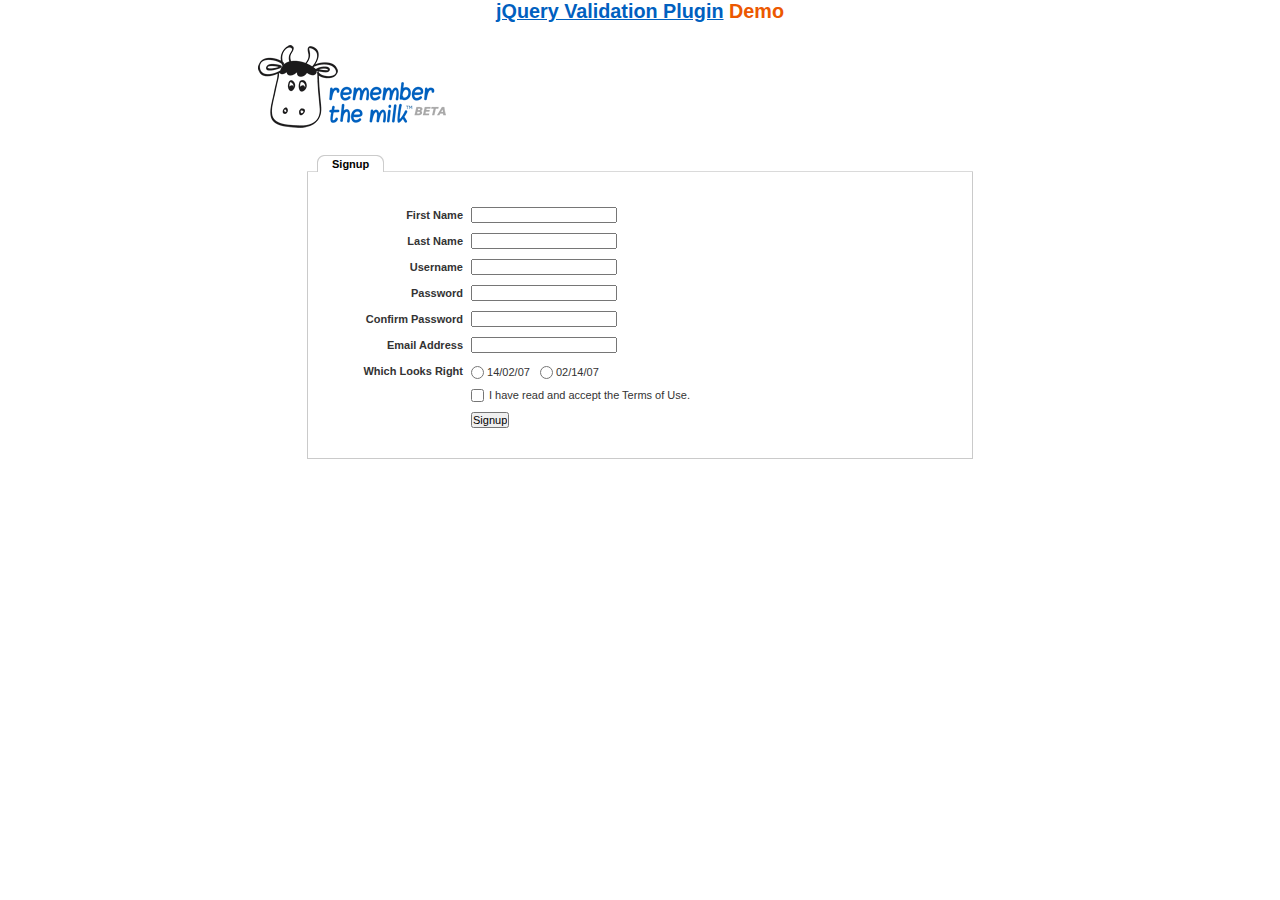
<file: assets/libs/jquery-valiate/demo/milk/index.html>
<!DOCTYPE html>
<html lang="en">
<head>
	<meta charset="utf-8">
	<title>Remember The Milk signup form - jQuery Validate plugin demo - with friendly permission from the RTM team</title>
	<link rel="stylesheet" href="milk.css">
	<script src="../../lib/jquery.js"></script>
	<script src="../../lib/jquery.mockjax.js"></script>
	<script src="../../dist/jquery.validate.js"></script>
	<script>
	$(document).ready(function() {
		$.mockjax({
			url: "emails.action",
			response: function(settings) {
				var email = settings.data.email,
					emails = ["glen@marketo.com", "george@bush.gov", "me@god.com", "aboutface@cooper.com", "steam@valve.com", "bill@gates.com"];
				this.responseText = "true";
				if ($.inArray(email, emails) !== -1) {
					this.responseText = "false";
				}
			},
			responseTime: 500
		});

		$.mockjax({
			url: "users.action",
			response: function(settings) {
				var user = settings.data.username,
					users = ["asdf", "Peter", "Peter2", "George"];
				this.responseText = "true";
				if ($.inArray(user, users) !== -1) {
					this.responseText = "false";
				}
			},
			responseTime: 500
		});

		// validate signup form on keyup and submit
		var validator = $("#signupform").validate({
			rules: {
				firstname: "required",
				lastname: "required",
				username: {
					required: true,
					minlength: 2,
					remote: "users.action"
				},
				password: {
					required: true,
					minlength: 5
				},
				password_confirm: {
					required: true,
					minlength: 5,
					equalTo: "#password"
				},
				email: {
					required: true,
					email: true,
					remote: "emails.action"
				},
				dateformat: "required",
				terms: "required"
			},
			messages: {
				firstname: "Enter your firstname",
				lastname: "Enter your lastname",
				username: {
					required: "Enter a username",
					minlength: jQuery.validator.format("Enter at least {0} characters"),
					remote: jQuery.validator.format("{0} is already in use")
				},
				password: {
					required: "Provide a password",
					minlength: jQuery.validator.format("Enter at least {0} characters")
				},
				password_confirm: {
					required: "Repeat your password",
					minlength: jQuery.validator.format("Enter at least {0} characters"),
					equalTo: "Enter the same password as above"
				},
				email: {
					required: "Please enter a valid email address",
					minlength: "Please enter a valid email address",
					remote: jQuery.validator.format("{0} is already in use")
				},
				dateformat: "Choose your preferred dateformat",
				terms: " "
			},
			// the errorPlacement has to take the table layout into account
			errorPlacement: function(error, element) {
				if (element.is(":radio"))
					error.appendTo(element.parent().next().next());
				else if (element.is(":checkbox"))
					error.appendTo(element.next());
				else
					error.appendTo(element.parent().next());
			},
			// specifying a submitHandler prevents the default submit, good for the demo
			submitHandler: function() {
				alert("submitted!");
			},
			// set this class to error-labels to indicate valid fields
			success: function(label) {
				// set &nbsp; as text for IE
				label.html("&nbsp;").addClass("checked");
			},
			highlight: function(element, errorClass) {
				$(element).parent().next().find("." + errorClass).removeClass("checked");
			}
		});

		// propose username by combining first- and lastname
		$("#username").focus(function() {
			var firstname = $("#firstname").val();
			var lastname = $("#lastname").val();
			if (firstname && lastname && !this.value) {
				this.value = (firstname + "." + lastname).toLowerCase();
			}
		});
	});
	</script>
</head>
<body>
<h1 id="banner"><a href="https://jqueryvalidation.org/">jQuery Validation Plugin</a> Demo</h1>
<div id="main">
	<div id="content">
		<div id="header">
			<div id="headerlogo">
				<img src="milk.png" alt="Remember The Milk">
			</div>
		</div>
		<div style="clear: both;">
			<div></div>
		</div>
		<div class="content">
			<div id="signupbox">
				<div id="signuptab">
					<ul>
						<li id="signupcurrent"><a href=" ">Signup</a>
						</li>
					</ul>
				</div>
				<div id="signupwrap">
					<form id="signupform" autocomplete="off" method="get" action="">
						<table>
							<tr>
								<td class="label">
									<label id="lfirstname" for="firstname">First Name</label>
								</td>
								<td class="field">
									<input id="firstname" name="firstname" type="text" value="" maxlength="100">
								</td>
								<td class="status"></td>
							</tr>
							<tr>
								<td class="label">
									<label id="llastname" for="lastname">Last Name</label>
								</td>
								<td class="field">
									<input id="lastname" name="lastname" type="text" value="" maxlength="100">
								</td>
								<td class="status"></td>
							</tr>
							<tr>
								<td class="label">
									<label id="lusername" for="username">Username</label>
								</td>
								<td class="field">
									<input id="username" name="username" type="text" value="" maxlength="50">
								</td>
								<td class="status"></td>
							</tr>
							<tr>
								<td class="label">
									<label id="lpassword" for="password">Password</label>
								</td>
								<td class="field">
									<input id="password" name="password" type="password" maxlength="50" value="">
								</td>
								<td class="status"></td>
							</tr>
							<tr>
								<td class="label">
									<label id="lpassword_confirm" for="password_confirm">Confirm Password</label>
								</td>
								<td class="field">
									<input id="password_confirm" name="password_confirm" type="password" maxlength="50" value="">
								</td>
								<td class="status"></td>
							</tr>
							<tr>
								<td class="label">
									<label id="lemail" for="email">Email Address</label>
								</td>
								<td class="field">
									<input id="email" name="email" type="text" value="" maxlength="150">
								</td>
								<td class="status"></td>
							</tr>
							<tr>
								<td class="label">
									<label>Which Looks Right</label>
								</td>
								<td class="field" colspan="2" style="vertical-align: top; padding-top: 2px;">
									<table>
										<tbody>
											<tr>
												<td style="padding-right: 5px;">
													<input id="dateformat_eu" name="dateformat" type="radio" value="0">
													<label id="ldateformat_eu" for="dateformat_eu">14/02/07</label>
												</td>
												<td style="padding-left: 5px;">
													<input id="dateformat_am" name="dateformat" type="radio" value="1">
													<label id="ldateformat_am" for="dateformat_am">02/14/07</label>
												</td>
												<td>
												</td>
											</tr>
										</tbody>
									</table>
								</td>
							</tr>
							<tr>
								<td class="label">&nbsp;</td>
								<td class="field" colspan="2">
									<div id="termswrap">
										<input id="terms" type="checkbox" name="terms">
										<label id="lterms" for="terms">I have read and accept the Terms of Use.</label>
									</div>
									<!-- /termswrap -->
								</td>
							</tr>
							<tr>
								<td class="label">
									<label id="lsignupsubmit" for="signupsubmit">Signup</label>
								</td>
								<td class="field" colspan="2">
									<input id="signupsubmit" name="signup" type="submit" value="Signup">
								</td>
							</tr>
						</table>
					</form>
				</div>
			</div>
		</div>
	</div>
</div>
</body>
</html>
</file>
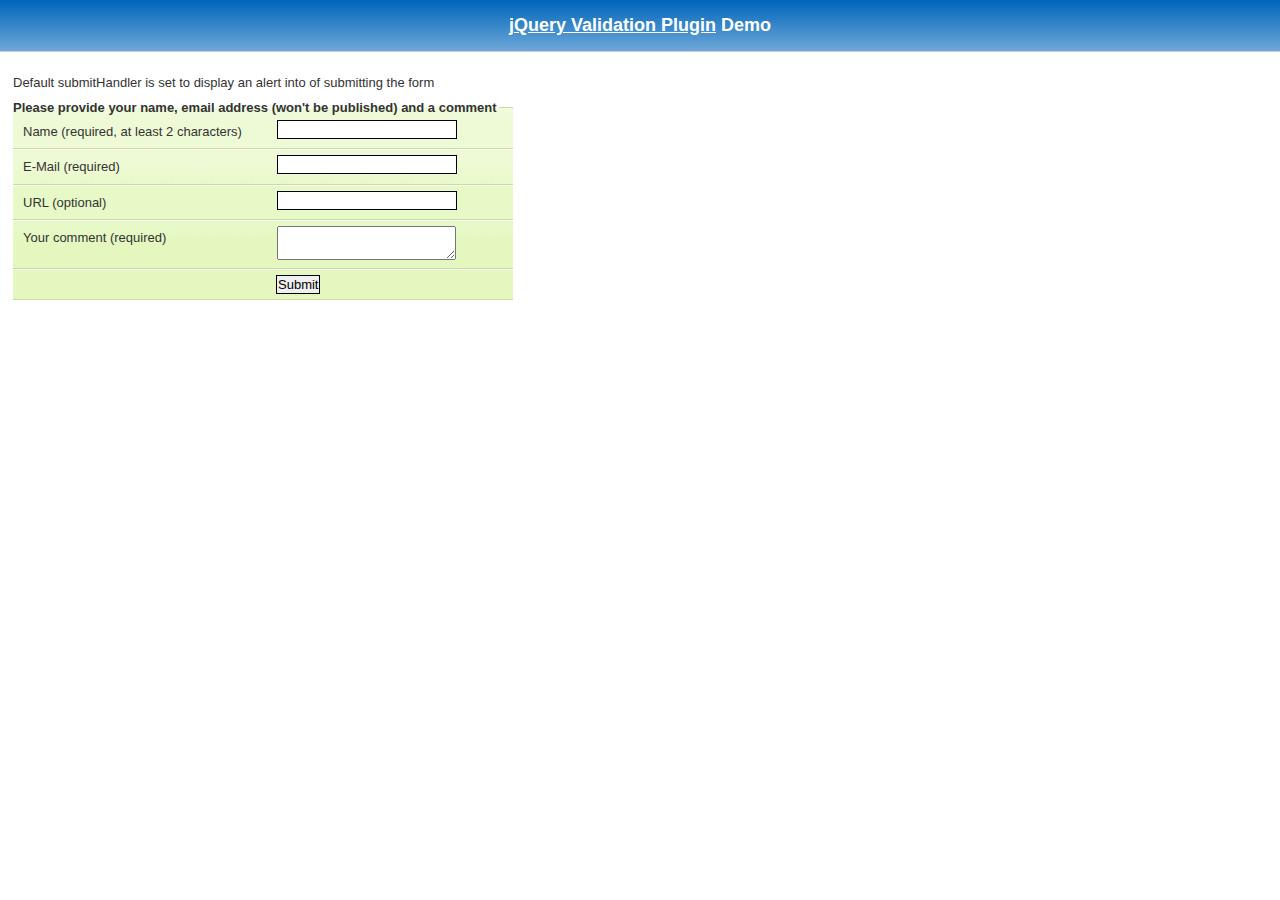
<file: assets/libs/jquery-valiate/demo/requirejs/index.html>
<!DOCTYPE html>
<html lang="en">
	<head>
		<meta charset="utf-8">
		<title>jQuery validation plug-in - requirejs demo</title>

		<link rel="stylesheet" href="../css/screen.css">

		<style type="text/css">
			#commentForm { width: 500px; }
			#commentForm label { width: 250px; }
			#commentForm label.error, #commentForm input.submit { margin-left: 253px; }
		</style>
</head>
<body>

	<h1 id="banner"><a href="https://jqueryvalidation.org/">jQuery Validation Plugin</a> Demo</h1>
	<div id="main">

		<p>Default submitHandler is set to display an alert into of submitting the form</p>
		<form class="cmxform" id="commentForm" method="get" action="">
			<fieldset>
				<legend>Please provide your name, email address (won't be published) and a comment</legend>
				<p>
					<label for="cname">Name (required, at least 2 characters)</label>
					<input id="cname" name="name" minlength="2" type="text" required>
				</p>
				<p>
					<label for="cemail">E-Mail (required)</label>
					<input id="cemail" type="email" name="email" required>
				</p>
				<p>
					<label for="curl">URL (optional)</label>
					<input id="curl" type="url" name="url">
				</p>
				<p>
					<label for="ccomment">Your comment (required)</label>
					<textarea id="ccomment" name="comment" required></textarea>
				</p>
				<p>
					<input class="submit" type="submit" value="Submit">
				</p>
			</fieldset>
		</form>

		<script>
		var require = {
			paths: {
				"jquery": "../../lib/jquery-3.1.1"
			}
		};
		</script>
		<script src="../../lib/require.js" data-main="app.js"></script>
	</div>
</body>
</html>
</file>
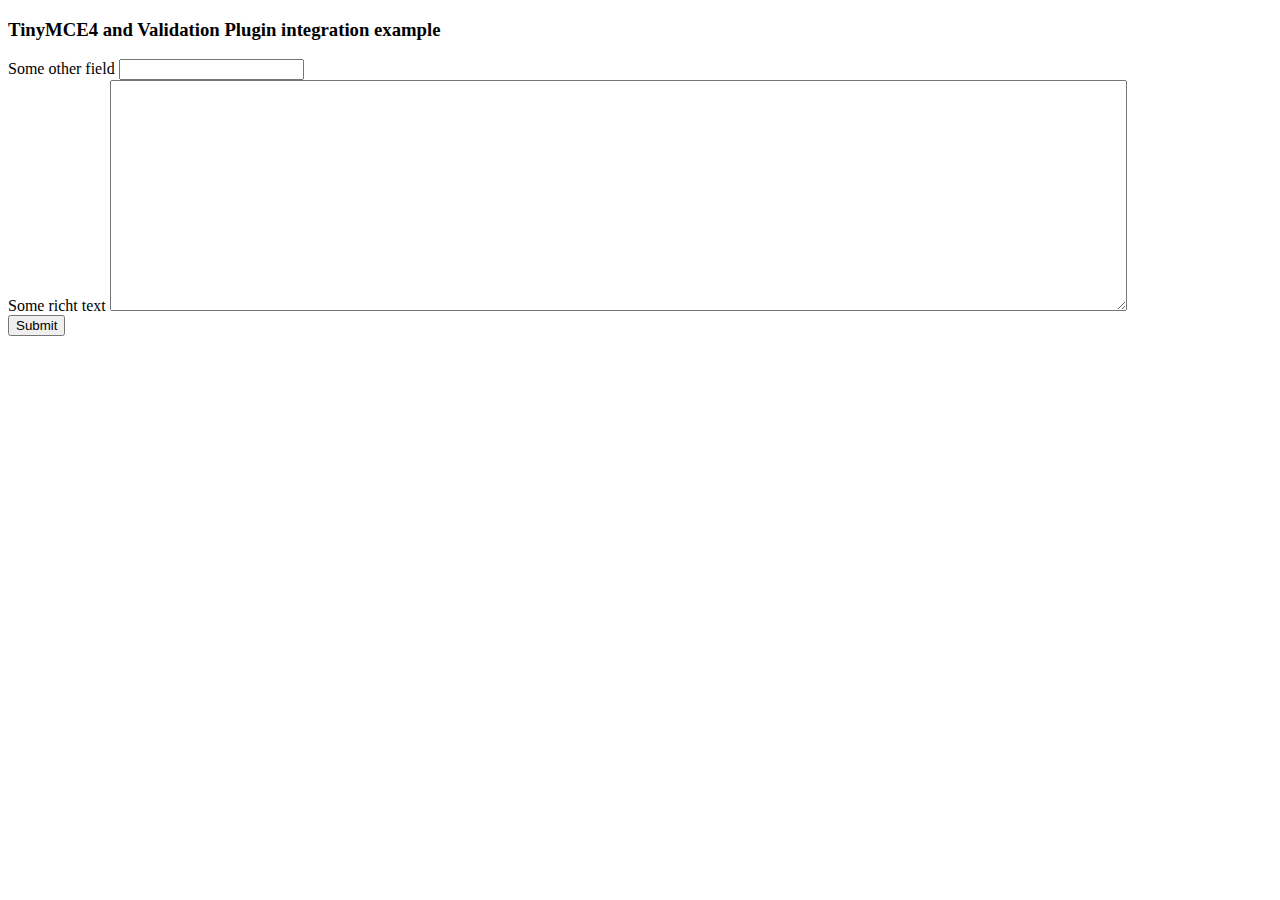
<file: assets/libs/jquery-valiate/demo/tinymce4/index.html>
<!doctype html>
<html lang="en">
<head>
	<meta charset="utf-8">
	<title>jQuery Validation plugin: integration with TinyMCE</title>
	<script src="../../lib/jquery.js"></script>
	<script src="../../dist/jquery.validate.js"></script>
	<script src="//tinymce.cachefly.net/4.1/tinymce.min.js"></script>
	<script>
	tinymce.init({
		mode: "textareas",

		setup: function(editor) {
			editor.on('change', function(e) {
				tinymce.triggerSave();
				$("#" + editor.id).valid();
			});
		}

	});
	$(function() {
		var validator = $("#myform").submit(function() {
			// update underlying textarea before submit validation
			tinyMCE.triggerSave();
		}).validate({
			ignore: "",
			rules: {
				title: "required",
				content: "required"
			},
			errorPlacement: function(label, element) {
				// position error label after generated textarea
				if (element.is("textarea")) {
					label.insertAfter(element.next());
				} else {
					label.insertAfter(element)
				}
			}
		});
		validator.focusInvalid = function() {
			// put focus on tinymce on submit validation
			if (this.settings.focusInvalid) {
				try {
					var toFocus = $(this.findLastActive() || this.errorList.length && this.errorList[0].element || []);
					if (toFocus.is("textarea")) {
						tinyMCE.get(toFocus.attr("id")).focus();
					} else {
						toFocus.filter(":visible").focus();
					}
				} catch (e) {
					// ignore IE throwing errors when focusing hidden elements
				}
			}
		}
	})
	</script>
	<!-- /TinyMCE -->
</head>
<body>
<form id="myform" action="">
	<h3>TinyMCE4 and Validation Plugin integration example</h3>
	<label>Some other field</label>
	<input name="title">
	<br>
	<label>Some richt text</label>
	<textarea id="content" name="content" rows="15" cols="80" style="width: 80%"></textarea>
	<br>
	<input type="submit" name="save" value="Submit">
</form>
</body>
</html>
</file>
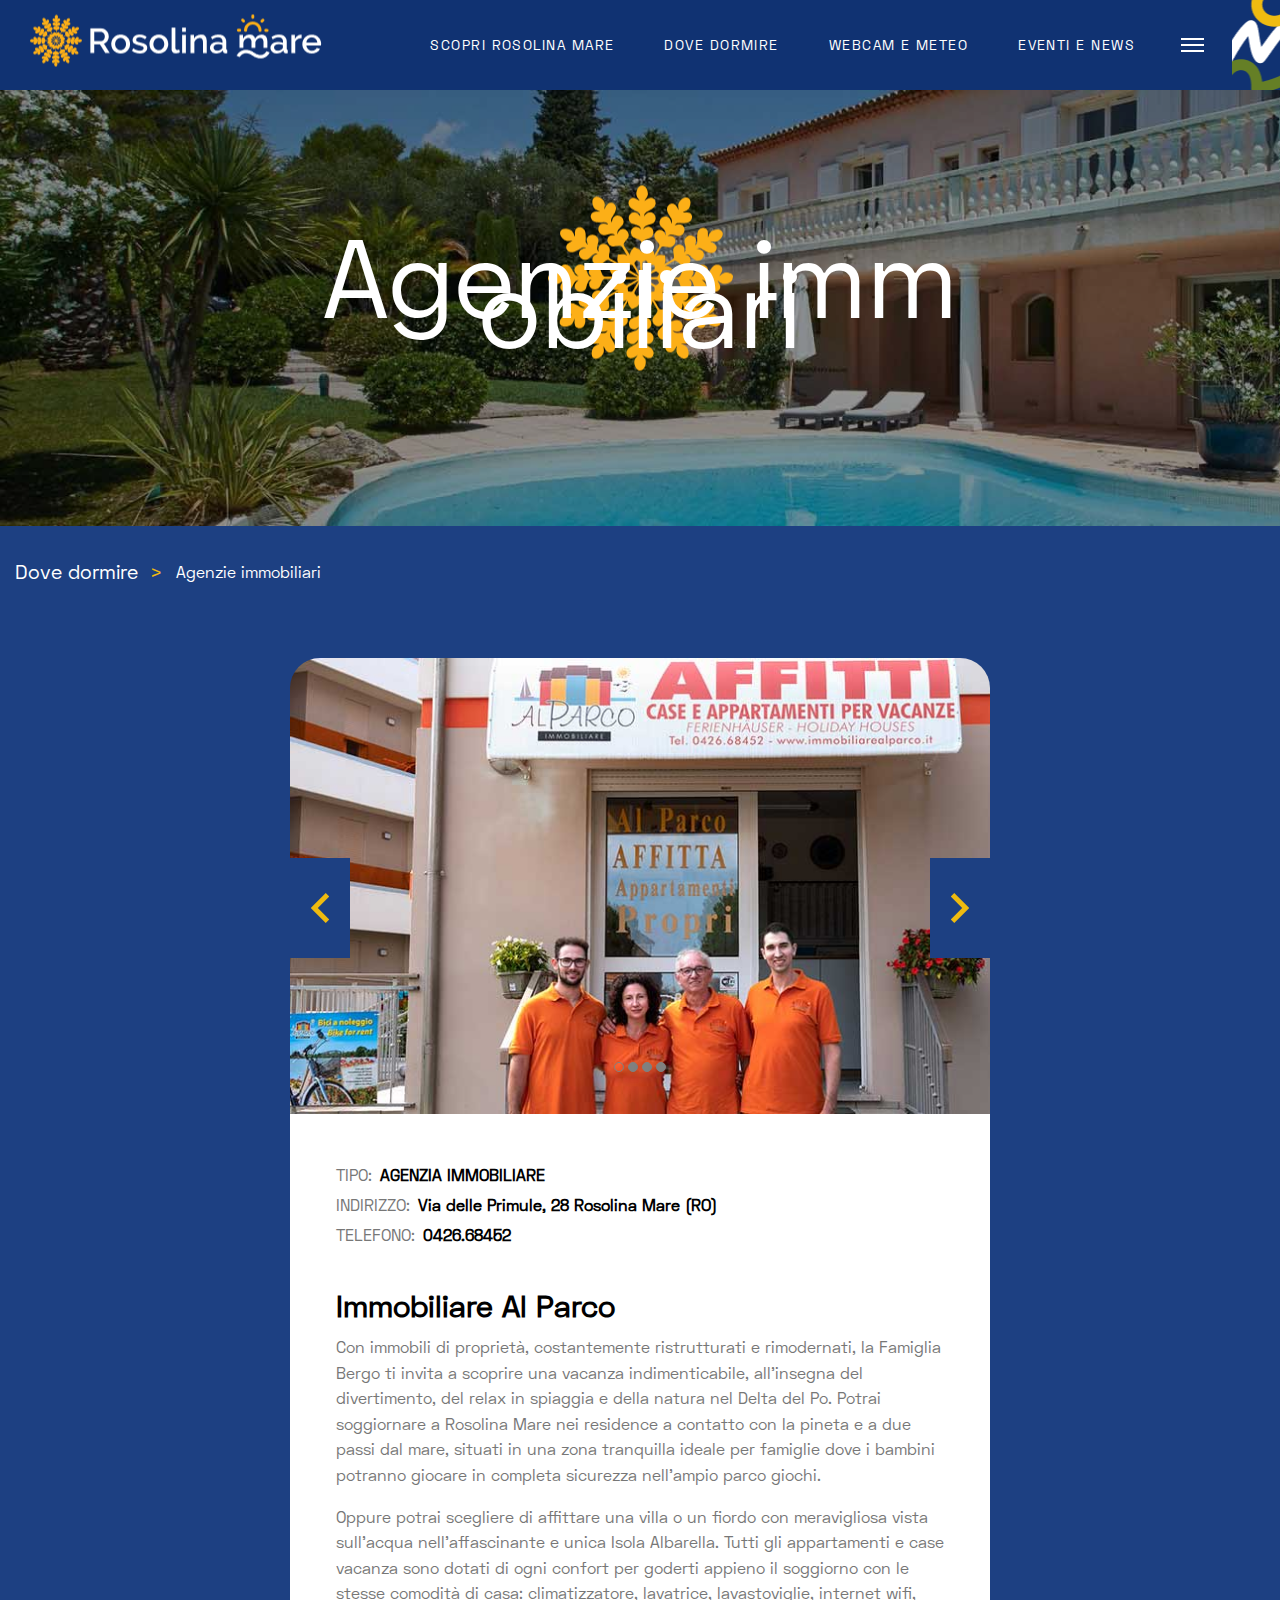
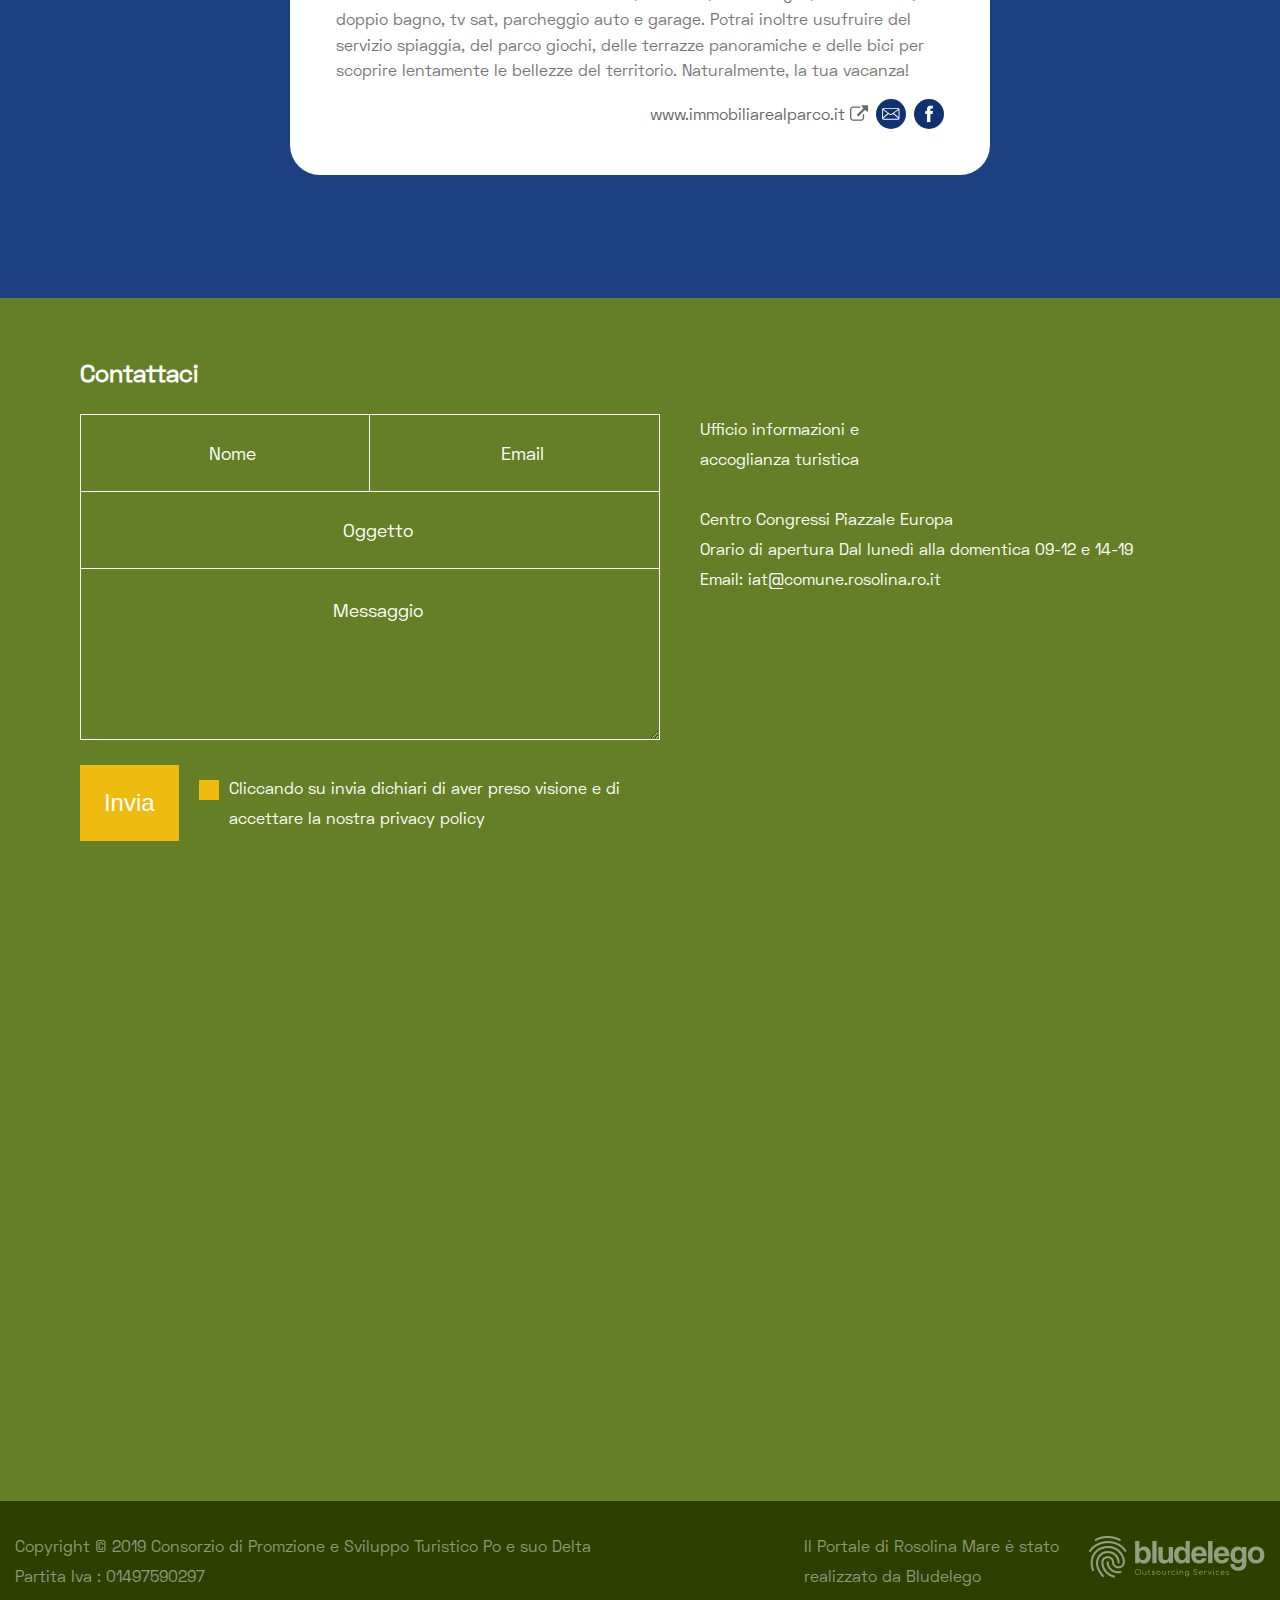
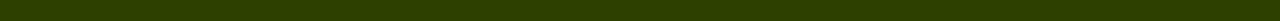
<file: agenzie-immobiliari.html>
<!DOCTYPE html>
<html lang="ru_RU">
  <head>
    <meta name="viewport" content="width=device-width,initial-scale=1.0">
    <meta charset="utf-8">
    <link rel="stylesheet" type="text/css" href="assets/css/my.css">
    <title>Main</title>
  </head>
  <body>
    <div class="hidden"><?xml version="1.0" encoding="utf-8"?><svg xmlns="http://www.w3.org/2000/svg" xmlns:xlink="http://www.w3.org/1999/xlink"><symbol viewBox="264.2 371 20.3 18.8" id="basket" xmlns="http://www.w3.org/2000/svg"><path class="st0" d="M283.7 378.2h-3.2l-3.4-6.8c-.2-.4-.6-.5-1-.3s-.5.6-.3 1l3.1 6.1h-9.1l3.1-6.1c.2-.4 0-.8-.3-1-.4-.2-.8 0-1 .3l-3.4 6.8H265c-.4 0-.8.3-.8.8 0 .4.3.8.8.8h.2l.9 3c-.2.1-.3.3-.3.6 0 .4.3.7.7.7l1.7 5.8h12.7l1.7-5.8c.4 0 .7-.3.7-.7 0-.2-.1-.5-.3-.6l.9-3h.2c.4 0 .8-.3.8-.8-.4-.5-.7-.8-1.2-.8zm-4.1 10.1h-10.4L268 384h12.9l-1.3 4.3zm1.6-5.8h-13.7l-.8-2.8H282l-.8 2.8z"/></symbol><symbol viewBox="0 0 511.626 511.627" id="external-link" xmlns="http://www.w3.org/2000/svg"><path d="M392.857 292.354h-18.274c-2.669 0-4.859.855-6.563 2.573-1.718 1.708-2.573 3.897-2.573 6.563v91.361c0 12.563-4.47 23.315-13.415 32.262-8.945 8.945-19.701 13.414-32.264 13.414H82.224c-12.562 0-23.317-4.469-32.264-13.414-8.945-8.946-13.417-19.698-13.417-32.262V155.31c0-12.562 4.471-23.313 13.417-32.259 8.947-8.947 19.702-13.418 32.264-13.418h200.994c2.669 0 4.859-.859 6.57-2.57 1.711-1.713 2.566-3.9 2.566-6.567V82.221c0-2.662-.855-4.853-2.566-6.563-1.711-1.713-3.901-2.568-6.57-2.568H82.224c-22.648 0-42.016 8.042-58.102 24.125C8.042 113.297 0 132.665 0 155.313v237.542c0 22.647 8.042 42.018 24.123 58.095 16.086 16.084 35.454 24.13 58.102 24.13h237.543c22.647 0 42.017-8.046 58.101-24.13 16.085-16.077 24.127-35.447 24.127-58.095v-91.358c0-2.669-.856-4.859-2.574-6.57-1.713-1.718-3.903-2.573-6.565-2.573z"/><path d="M506.199 41.971c-3.617-3.617-7.905-5.424-12.85-5.424H347.171c-4.948 0-9.233 1.807-12.847 5.424-3.617 3.615-5.428 7.898-5.428 12.847s1.811 9.233 5.428 12.85l50.247 50.248-186.147 186.151c-1.906 1.903-2.856 4.093-2.856 6.563 0 2.479.953 4.668 2.856 6.571l32.548 32.544c1.903 1.903 4.093 2.852 6.567 2.852s4.665-.948 6.567-2.852l186.148-186.148 50.251 50.248c3.614 3.617 7.898 5.426 12.847 5.426s9.233-1.809 12.851-5.426c3.617-3.616 5.424-7.898 5.424-12.847V54.818c-.001-4.952-1.814-9.232-5.428-12.847z"/></symbol><symbol fill="none" viewBox="0 0 9 19" id="facebook" xmlns="http://www.w3.org/2000/svg"><path fill-rule="evenodd" clip-rule="evenodd" d="M2.35 13.736c0-1.348-.008-2.697.007-4.045 0-.229-.06-.297-.29-.29-.418.016-.837 0-1.264.008-.167.008-.236-.046-.228-.221.007-.838.007-1.684 0-2.522 0-.16.045-.213.213-.213.427.007.86-.015 1.288.007.251.016.297-.076.297-.304-.016-.64-.016-1.28 0-1.92.015-.785.228-1.516.693-2.149C3.653 1.28 4.49.914 5.458.868c.99-.045 1.988-.022 2.986-.03.137 0 .183.046.183.183-.008.853-.008 1.699 0 2.552 0 .152-.046.198-.198.198-.48-.008-.96 0-1.432 0-.64 0-1.021.328-1.06.96-.03.503-.007 1.013-.022 1.524-.008.183.107.167.221.167.724 0 1.455.008 2.179-.007.213 0 .282.045.259.266a137.02 137.02 0 0 0-.244 2.545c-.015.19-.107.229-.274.229a64.837 64.837 0 0 0-1.722 0c-.411 0-.373-.061-.373.358 0 2.643-.008 5.28.007 7.923 0 .282-.068.35-.342.343a76.647 76.647 0 0 0-2.956 0c-.274.008-.32-.091-.32-.335.007-1.349 0-2.682 0-4.008z" fill="#fff"/></symbol><symbol viewBox="0 0 24 24" id="instagram" xmlns="http://www.w3.org/2000/svg"><path fill="none" d="M-1-1h582v402H-1z"/><g fill="#fff"><path d="M12.004 5.838a6.157 6.157 0 0 0-6.158 6.158 6.157 6.157 0 0 0 6.158 6.158 6.157 6.157 0 0 0 6.158-6.158 6.157 6.157 0 0 0-6.158-6.158zm0 10.155a3.996 3.996 0 1 1 3.997-3.997 3.995 3.995 0 0 1-3.997 3.997z"/><path d="M16.948.076c-2.208-.103-7.677-.098-9.887 0-1.942.091-3.655.56-5.036 1.941C-.283 4.325.012 7.435.012 11.996c0 4.668-.26 7.706 2.013 9.979 2.317 2.316 5.472 2.013 9.979 2.013 4.624 0 6.22.003 7.855-.63 2.223-.863 3.901-2.85 4.065-6.419.104-2.209.098-7.677 0-9.887-.198-4.213-2.459-6.768-6.976-6.976zm3.495 20.372c-1.513 1.513-3.612 1.378-8.468 1.378-5 0-7.005.074-8.468-1.393-1.685-1.677-1.38-4.37-1.38-8.453 0-5.525-.567-9.504 4.978-9.788 1.274-.045 1.649-.06 4.856-.06l.045.03c5.329 0 9.51-.558 9.761 4.986.057 1.265.07 1.645.07 4.847-.001 4.942.093 6.959-1.394 8.453z"/><circle r="1.439" cy="5.595" cx="18.406"/></g></symbol><symbol fill="none" viewBox="0 0 20 14" id="mail" xmlns="http://www.w3.org/2000/svg"><path d="M1.854.211H17.69c.96 0 1.74.78 1.74 1.74v9.718c0 .9-.78 1.68-1.74 1.68H1.854c-.96 0-1.74-.78-1.74-1.68V1.951c0-.96.78-1.74 1.74-1.74zM18.29 11.97l-5.94-5.04-1.199.84c-.84.6-1.92.6-2.7 0l-1.26-.84-5.938 5.039c.12.24.36.36.6.36H17.69c.3 0 .48-.12.6-.36zm-5.1-5.699l5.22 4.44V2.49l-5.22 3.78zM1.135 10.71l5.219-4.44-5.219-3.779v8.218zm.3-9.299l7.618 5.52c.42.359 1.02.359 1.5-.001l7.619-5.519a.681.681 0 0 0-.48-.18H1.854c-.18 0-.36.06-.42.18z" fill="#fff"/></symbol></svg></div>
    <header class="main-header"><a class="logo" href="index.html"><img src="assets/i/logo.png" alt="logo"></a>
      <div class="main-menu">
        <li class="main-menu__item"><a class="main-menu__link" href="https://visitrosolina.it/scopri-rosolina-mare/">Scopri Rosolina mare<img class="menu-icon" src="assets/i/menu-icon.svg" alt="icon"></a>
          <div class="sub-menu">
            <div class="sub-menu__wrap">
              <div class="sub-menu__content">
                <h3 class="sub-menu__title">Scopri Rosolina mare</h3>
                <p class="sub-menu__text">Qualunque sia la tua idea di vacanza, a Rosolina puoi trovare escursioni, spiagge ed attrazioni che renderanno indimenticabile il tuo soggiorno.</p>
              </div>
              <ul class="sub-menu__list">
                <li class="sub-menu__item"><a href="https://visitrosolina.it/scopri-rosolina-mare/escursioni/"><img src="assets/i/sub-menu-1.jpg">
                    <h4 class="sub-menu__item-title">Escursioni</h4></a></li>
                <li class="sub-menu__item"><a href="https://visitrosolina.it/scopri-rosolina-mare/spiagge/"><img src="assets/i/sub-menu-2.jpg">
                    <h4 class="sub-menu__item-title">Spiagge</h4></a></li>
                <li class="sub-menu__item"><a href="https://visitrosolina.it/scopri-rosolina-mare/attrazioni/"><img src="assets/i/sub-menu-3.jpg">
                    <h4 class="sub-menu__item-title">Attrazioni</h4></a></li>
                <li class="sub-menu__item"><a href="https://visitrosolina.it/scopri-rosolina-mare/nei-dintorni/"><img src="assets/i/sub-menu-4.jpg">
                    <h4 class="sub-menu__item-title">Nei dintorni</h4></a></li>
              </ul>
            </div>
          </div>
        </li>
        <li class="main-menu__item"><a class="main-menu__link" href="dove-dormire.html">Dove dormire<img class="menu-icon" src="assets/i/menu-icon.svg" alt="icon"></a>
          <div class="sub-menu">
            <div class="sub-menu__wrap">
              <div class="sub-menu__content">
                <h3 class="sub-menu__title">Dove dormire</h3>
                <p class="sub-menu__text">Rosolina Mare è famosa per le sue spiagge incantevoli e per i suoi stabilimenti balneari adatti a grandi e piccoli.</p>
              </div>
              <ul class="sub-menu__list">
                <li class="sub-menu__item"><a href="hotel.html"><img src="assets/i/sub-menu-5.jpg">
                    <h4 class="sub-menu__item-title">Hotel</h4></a></li>
                <li class="sub-menu__item"><a href="vilagi-turistici.html"><img src="assets/i/sub-menu-6.jpg">
                    <h4 class="sub-menu__item-title">Villaggi turistici</h4></a></li>
                <li class="sub-menu__item"><a href="agenzie-immobiliari.html"><img src="assets/i/sub-menu-7.jpg">
                    <h4 class="sub-menu__item-title">Agenzie immobiliari</h4></a></li>
              </ul>
            </div>
          </div>
        </li>
        <li class="main-menu__item"><a class="main-menu__link" href="https://visitrosolina.it/webcam-e-meteo/">Webcam e meteo<img class="menu-icon" src="assets/i/menu-icon.svg" alt="icon"></a></li>
        <li class="main-menu__item"><a class="main-menu__link" href="https://visitrosolina.it/eventi-e-news/">Eventi e news<img class="menu-icon" src="assets/i/menu-icon.svg" alt="icon"></a></li>
        <li class="main-menu__item"><a class="main-menu__link" href="https://visitrosolina.it/info-e-contatti/">Info e contatti<img class="menu-icon" src="assets/i/menu-icon.svg" alt="icon"></a></li>
      </div>
      <ul class="main-menu-mobile" id="js-main-menu-mobile">
        <li class="main-menu-mobile__item">
          <div class="main-menu-mobile__img"><img src="assets/i/arrow-down-white.svg" alt="arrow"></div><a class="main-menu-mobile__link" href="https://visitrosolina.it/scopri-rosolina-mare/">Scopri Rosolina mare</a>
          <ul class="main-menu-mobile-submenu">
            <li class="main-menu-mobile-submenu__item"><a class="main-menu-mobile-submenu__link" href="https://visitrosolina.it/scopri-rosolina-mare/escursioni/">Escursioni</a></li>
            <li class="main-menu-mobile-submenu__item"><a class="main-menu-mobile-submenu__link" href="https://visitrosolina.it/scopri-rosolina-mare/spiagge/">Spiagge</a></li>
            <li class="main-menu-mobile-submenu__item"><a class="main-menu-mobile-submenu__link" href="https://visitrosolina.it/scopri-rosolina-mare/attrazioni/">Attrazioni</a></li>
            <li class="main-menu-mobile-submenu__item"><a class="main-menu-mobile-submenu__link" href="https://visitrosolina.it/scopri-rosolina-mare/nei-dintorni/">Nei dintorni</a></li>
          </ul>
        </li>
        <li class="main-menu-mobile__item">
          <div class="main-menu-mobile__img"><img src="assets/i/arrow-down-white.svg" alt="arrow"></div><a class="main-menu-mobile__link" href="https://visitrosolina.it/dove-dormire/">Dove dormire</a>
          <ul class="main-menu-mobile-submenu">
            <li class="main-menu-mobile-submenu__item"><a class="main-menu-mobile-submenu__link" href="hotel.html">Hotel</a></li>
            <li class="main-menu-mobile-submenu__item"><a class="main-menu-mobile-submenu__link" href="vilagi-turistici.html">Villaggi turistici</a></li>
            <li class="main-menu-mobile-submenu__item"><a class="main-menu-mobile-submenu__link" href="agenzie-immobiliari.html">Agenzie immobiliari</a></li>
          </ul>
        </li>
        <li class="main-menu-mobile__item"><a class="main-menu-mobile__link" href="https://visitrosolina.it/webcam-e-meteo/">Webcam e meteo</a></li>
        <li class="main-menu-mobile__item"><a class="main-menu-mobile__link" href="https://visitrosolina.it/eventi-e-news/">Eventi e news</a></li>
        <li class="main-menu-mobile__item"><a class="main-menu-mobile__link" href="https://visitrosolina.it/info-e-contatti/">Info e contatti</a></li>
      </ul>
      <div class="sandwitch-wrap" id="js-sandwitch-wrap">
        <div class="sandwitch">
          <div class="sandwitch__line sandwitch__line--top"></div>
          <div class="sandwitch__line sandwitch__line--middle"></div>
          <div class="sandwitch__line sandwitch__line--bottom"></div>
        </div>
      </div>
    </header>
    <div class="dove-single__intro" style="background-image: url('assets/i/agenzie-immobiliari/agenzie_immobiliari-bg.jpg')">
      <div class="dove-single__intro-content dove-single__intro-content-full"><img src="assets/i/big-icon.png" alt="icon">
        <h2 class="dove-single__title">Agenzie immobiliari</h2>
      </div>
    </div>
    <header class="page-header">
      <div class="container">
        <div class="breadcrumbs">
          <ul class="breadcrumbs__list">
            <li><a href="dove-dormire.html">Dove dormire</a></li>
            <li><span>Agenzie immobiliari</span></li>
          </ul>
        </div>
      </div>
    </header>
    <div class="dove-single">
      <div class="dove-single__content">
        <div class="container">
          <div class="dove-single__wrap">
            <div class="dove-single__item" id="js-item-1">
              <div class="slider-buttons"><a class="slider-btn slider-btn-prev" href="#"></a><a class="slider-btn slider-btn-next" href="#"></a></div>
              <div class="dove-single__slider">
                <div class="dove-single__slider-item" style="background-image: url('assets/i/vilaggi/agenzie_immobiliari-1.jpg')"></div>
                <div class="dove-single__slider-item" style="background-image: url('assets/i/vilaggi/agenzie_immobiliari-2.jpg')"></div>
                <div class="dove-single__slider-item" style="background-image: url('assets/i/vilaggi/agenzie_immobiliari-3.jpg')"></div>
                <div class="dove-single__slider-item" style="background-image: url('assets/i/vilaggi/agenzie_immobiliari-4.jpg')"></div>
              </div>
              <div class="dove-single__item-content">
                <header class="dove-single__item-header">
                  <ul class="info">
                    <li><span class="title">TIPO:</span><span class="value">AGENZIA IMMOBILIARE</span></li>
                    <li><span class="title">INDIRIZZO:</span><span class="value">Via delle Primule, 28 Rosolina Mare (RO)</span></li>
                    <li><span class="title">TELEFONO:</span><span class="value">0426.68452</span></li>
                  </ul>
                </header>
                <div class="dove-single__item-text">
                  <h3 class="dove-single__item-title">Immobiliare Al Parco</h3>
                  <p>Con immobili di proprietà, costantemente ristrutturati e rimodernati, la Famiglia Bergo ti invita a scoprire una vacanza indimenticabile, all’insegna del divertimento, del relax in spiaggia e della natura nel Delta del Po. Potrai soggiornare a Rosolina Mare nei residence a contatto con la pineta e a due passi dal mare, situati in una zona tranquilla ideale per famiglie dove i bambini potranno giocare in completa sicurezza nell’ampio parco giochi.</p>
                  <p>Oppure potrai scegliere di affittare una villa o un fiordo con meravigliosa vista sull’acqua nell’affascinante e unica Isola Albarella. Tutti gli appartamenti e case vacanza sono dotati di ogni confort per goderti appieno il soggiorno con le stesse comodità di casa: climatizzatore, lavatrice, lavastoviglie, internet wifi, doppio bagno, tv sat, parcheggio auto e garage. Potrai inoltre usufruire del servizio spiaggia, del parco giochi, delle terrazze panoramiche e delle bici per scoprire lentamente le bellezze del territorio. Naturalmente, la tua vacanza!</p>
                </div>
                <div class="dove-single__item-footer">
                  <ul class="dove-single__item-contacts">
                    <li><a target="_blank" href="https://rosapineta.it/"><span>www.immobiliarealparco.it</span>
                            <svg class="external-link">
                              <use xlink:href="#external-link"></use>
                            </svg></a></li>
                    <li><a class="icon-circle" target="_blank" href="mailto:info@immobiliarealparco.it">
                            <svg class="mail">
                              <use xlink:href="#mail"></use>
                            </svg></a></li>
                    <li><a class="icon-circle" target="_blank" href="https://www.facebook.com/immobiliarealparco/">
                            <svg class="facebook">
                              <use xlink:href="#facebook"></use>
                            </svg></a></li>
                  </ul>
                </div>
              </div>
            </div>
          </div>
        </div>
      </div>
    </div>
    <footer class="main-footer">
      <div class="main-footer__wrap">
        <div class="main-footer__contacts">
          <h2 class="section__title">Contattaci</h2>
          <div class="main-footer__form-wrap">
            <div class="form">
              <form action="mail.php" method="POST" id="js-form">
                <div class="form-group form-group--flex">
                  <div class="form-elem">
                    <input type="text" id="js-text" name="name" placeholder="Nome">
                  </div>
                  <div class="form-elem">
                    <input type="email" id="js-email" name="email" placeholder="Email">
                  </div>
                </div>
                <div class="form-group">
                  <div class="form-elem">
                    <input type="text" id="js-oggetto" name="oggetto" placeholder="Oggetto">
                  </div>
                </div>
                <div class="form-group form-group--textarea">
                  <div class="form-elem">
                    <textarea name="messaggio" id="js-messaggio" placeholder="Messaggio"></textarea>
                  </div>
                </div>
                <div class="form-footer">
                  <input type="submit" value="Invia">
                  <div class="privacy">
                    <input class="checkbox" type="checkbox" name="check" id="check">
                    <label for="check">Cliccando su invia dichiari di aver preso visione e di accettare la nostra <a href="https://visitrosolina.it/cookies-and-privacy/">privacy policy</a></label>
                  </div>
                </div>
              </form>
            </div>
            <div class="main-footer__text">
              <p>Ufficio informazioni e<br> accoglianza turistica</p>
              <p>Centro Congressi Piazzale Europa</p>
              <p>Orario di apertura Dal lunedì alla domentica 09-12 e 14-19</p>
              <p>Email: <a href="mailto:iat@comune.rosolina.ro.it">iat@comune.rosolina.ro.it</a></p>
            </div>
          </div>
        </div>
        <div class="main-footer__map"><iframe src="https://www.google.com/maps/embed?pb=!1m14!1m8!1m3!1d351.84244581281496!2d12.322716!3d45.131613!3m2!1i1024!2i768!4f13.1!3m3!1m2!1s0x0%3A0xb4464ccfe4ab9226!2sCentro%20Congressi%20Rosolina%20Mare!5e0!3m2!1sit!2sus!4v1582278023649!5m2!1sit!2sus" width="100%" height="100%" frameborder="0" style="border:0;" allowfullscreen=""></iframe></div>
      </div>
      <div class="to-up" id="js-to-up"><svg class="mk-svg-icon" data-name="mk-icon-chevron-up" data-cacheid="icon-5e539932b4822" style=" height:16px; width: 16px; " xmlns="http://www.w3.org/2000/svg" viewBox="0 0 1792 1792"><path d="M1683 1331l-166 165q-19 19-45 19t-45-19l-531-531-531 531q-19 19-45 19t-45-19l-166-165q-19-19-19-45.5t19-45.5l742-741q19-19 45-19t45 19l742 741q19 19 19 45.5t-19 45.5z"></path></svg></div>
    </footer>
    <div class="copyright">
      <div class="container">
        <div class="copyright__wrap">
          <div class="copyright__text">
            <p>Copyright © 2019 Consorzio di Promzione e Sviluppo Turistico Po e suo Delta</p>
            <p>Partita Iva : 01497590297</p>
          </div>
          <div class="copyright__logos">
            <p>Il Portale di Rosolina Mare è stato<br> realizzato da Bludelego</p><a href="https://bludelego.it/" target="_blank"><img src="assets/i/logo_bludelego.png" alt="bluedelego"></a>
          </div>
        </div>
      </div>
    </div><!--[if lt IE 9]>
<script src="assets/libs/html5shiv/es5-shim.min.js"></script>
<script src="assets/libs/html5shiv/html5shiv.min.js"></script>
<script src="assets/libs/html5shiv/html5shiv-printshiv.min.js"></script>
<script src="assets/libs/html5shiv/respond.min.js"></script>
<!--<![endif]-->
    <script src="https://ajax.googleapis.com/ajax/libs/jquery/3.3.1/jquery.min.js"></script>
    <script src="assets/libs/jquery-valiate/dist/jquery.validate.min.js"></script>
    <script src="assets/libs/slick/slick/slick.min.js"></script>
    <script src="assets/js/main.js"></script>
  </body>
</html>
</file>
<file: assets/css/my.css>
@font-face {
  font-family: 'Space Grotesk Regular';
  src: url("../fonts/SpaceGrotesk-Regular.woff") format("woff2"), url("../fonts/SpaceGrotesk-Regular.woff") format("woff");
  font-weight: 400;
  font-style: normal;
}

@font-face {
  font-family: 'Space Grotesk Bold';
  src: url("../fonts/SpaceGrotesk-Bold.woff") format("woff2"), url("../fonts/SpaceGrotesk-Bold.woff") format("woff");
  font-weight: 400;
  font-style: normal;
}

@font-face {
  font-family: 'Space Grotesk SemiBold';
  src: url("../fonts/SpaceGrotesk-SemiBold.woff") format("woff2"), url("../fonts/SpaceGrotesk-SemiBold.woff") format("woff");
  font-weight: 400;
  font-style: normal;
}

@font-face {
  font-family: 'Space Grotesk Light';
  src: url("../fonts/SpaceGrotesk-Light.woff") format("woff2"), url("../fonts/SpaceGrotesk-Light.woff") format("woff");
  font-weight: 400;
  font-style: normal;
}

/* Slider */
.slick-slider {
  position: relative;
  display: block;
  box-sizing: border-box;
  -webkit-user-select: none;
  -moz-user-select: none;
  -ms-user-select: none;
  user-select: none;
  -webkit-touch-callout: none;
  -khtml-user-select: none;
  touch-action: pan-y;
  -webkit-tap-highlight-color: transparent;
}

.slick-list {
  position: relative;
  display: block;
  overflow: hidden;
  margin: 0;
  padding: 0;
}

.slick-list:focus {
  outline: none;
}

.slick-list.dragging {
  cursor: pointer;
  cursor: hand;
}

.slick-slider .slick-track,
.slick-slider .slick-list {
  -webkit-transform: translate3d(0, 0, 0);
  transform: translate3d(0, 0, 0);
}

.slick-track {
  position: relative;
  top: 0;
  left: 0;
  display: block;
  margin-left: auto;
  margin-right: auto;
}

.slick-track:before,
.slick-track:after {
  display: table;
  content: '';
}

.slick-track:after {
  clear: both;
}

.slick-loading .slick-track {
  visibility: hidden;
}

.slick-slide {
  display: none;
  float: left;
  height: 100%;
  min-height: 1px;
}

[dir='rtl'] .slick-slide {
  float: right;
}

.slick-slide img {
  display: block;
}

.slick-slide.slick-loading img {
  display: none;
}

.slick-slide.dragging img {
  pointer-events: none;
}

.slick-initialized .slick-slide {
  display: block;
}

.slick-loading .slick-slide {
  visibility: hidden;
}

.slick-vertical .slick-slide {
  display: block;
  height: auto;
  border: 1px solid transparent;
}

.slick-arrow.slick-hidden {
  display: none;
}

html,
body {
  font-size: 17px;
}

body {
  margin: 0;
  padding: 0;
  font-family: 'Space Grotesk Regular', sans-serif;
  font-size: 16px;
  line-height: 30px;
  color: black;
  background: white;
}

* {
  box-sizing: border-box;
}

h1,
h2,
h3,
h4,
h5,
h6 {
  margin: 0;
  padding: 0;
}

img {
  max-width: 100%;
  height: auto;
}

ul {
  margin: 0;
  padding: 0;
  list-style-type: none;
}

p {
  margin: 0;
  padding: 0;
}

.hidden {
  display: none;
}

.container {
  margin: 0 auto;
  padding: 0 15px;
  max-width: 1760px;
}

.sandwitch-wrap {
  position: absolute;
  top: 20px;
  right: 66px;
  display: none;
  padding: 18px 10px;
  border-radius: 3px;
  z-index: 1001;
}

@media screen and (max-width: 1400px) {
  .sandwitch-wrap {
    display: inline-flex;
    justify-content: center;
    align-items: center;
  }
}

@media screen and (max-width: 460px) {
  .sandwitch-wrap {
    right: 60px;
  }
}

.sandwitch {
  position: relative;
  display: block;
  width: 23px;
  height: 14px;
  cursor: pointer;
}

.sandwitch--active .sandwitch__line--top {
  top: 6px;
  -webkit-transform: rotate(45deg);
  transform: rotate(45deg);
}

.sandwitch--active .sandwitch__line--middle {
  opacity: 0;
}

.sandwitch--active .sandwitch__line--bottom {
  top: 6px;
  -webkit-transform: rotate(-45deg);
  transform: rotate(-45deg);
}

.sandwitch__line {
  position: absolute;
  left: 0;
  display: block;
  width: 100%;
  height: 2px;
  transition: all linear 0.1s;
  background-color: white;
}

.sandwitch__line--top {
  top: 0;
}

.sandwitch__line--middle {
  top: 6px;
}

.sandwitch__line--bottom {
  top: 12px;
}

.section.section__dark .section__title {
  color: white;
}

.section .section__title {
  margin-bottom: 24px;
  font-size: 28px;
  letter-spacing: -0.01em;
}

.section .section__text {
  color: white;
}

.main-header {
  position: relative;
  color: white;
  height: 90px;
  background: #103272;
}

.main-header::after {
  content: '';
  position: absolute;
  top: 0;
  right: 0;
  width: 48px;
  height: 100%;
  background: url("../i/menu_last.png") no-repeat center;
}

.main-header .logo {
  position: absolute;
  top: 50%;
  left: 30px;
  -webkit-transform: translateY(-50%);
  transform: translateY(-50%);
}

@media screen and (max-width: 460px) {
  .main-header .logo {
    width: 160px;
  }
}

.main-menu {
  display: flex;
  align-items: center;
  justify-content: flex-end;
  list-style: none;
  margin-right: 60px;
}

@media screen and (max-width: 1400px) {
  .main-menu {
    margin-right: 120px;
  }
}

@media screen and (max-width: 850px) {
  .main-menu {
    display: none;
  }
}

.main-menu__item:hover .main-menu__link {
  color: #EFBB10;
}

.main-menu__item:hover .menu-icon {
  -webkit-transform: translateX(-50%) scale(1);
  transform: translateX(-50%) scale(1);
}

@media screen and (max-width: 1390px) {
  .main-menu__item:last-child {
    display: none;
  }
}

@media screen and (max-width: 1200px) {
  .main-menu__item:nth-child(4) {
    display: none;
  }
}

@media screen and (max-width: 1040px) {
  .main-menu__item:nth-child(3) {
    display: none;
  }
}

.main-menu__link {
  position: relative;
  display: block;
  padding: 0 25px;
  line-height: 90px;
  font-size: 14px;
  letter-spacing: 1.45px;
  text-decoration: none;
  text-transform: uppercase;
  color: white;
  transition: all .3s;
}

.main-menu .menu-icon {
  position: absolute;
  bottom: 14px;
  left: 50%;
  -webkit-transform: translateX(-50%) scale(0);
  transform: translateX(-50%) scale(0);
  transition: all .3s;
}

.sub-menu {
  position: absolute;
  top: 90px;
  left: 0;
  display: none;
  width: 1920px;
  background: #103272;
  z-index: 1000;
}

.sub-menu::before {
  content: '';
  position: absolute;
  top: 4px;
  left: 0;
  width: 100%;
  height: 2px;
  background: rgba(255, 255, 255, 0.1);
}

.sub-menu__wrap {
  display: flex;
  justify-content: space-between;
  padding: 20px 80px;
}

.sub-menu__item a {
  display: block;
  text-decoration: none;
}

.sub-menu__item-title {
  position: relative;
  padding-bottom: 10px;
  font-family: 'Space Grotesk SemiBold', sans-serif;
  font-size: 20px;
  color: #f7f7f726;
  text-decoration: none;
  transition: all .4s;
  border: none;
}

.sub-menu__item-title::after {
  content: '';
  position: absolute;
  bottom: 0;
  left: 0;
  width: 100%;
  height: 4px;
  background: #f7f7f726;
  transition: all .4s;
}

.sub-menu__item:hover .sub-menu__item-title {
  color: white;
}

.sub-menu__item:hover .sub-menu__item-title::after {
  background: white;
}

.sub-menu__list {
  display: flex;
}

.sub-menu__list li {
  margin-left: 60px;
}

.sub-menu__title {
  margin-bottom: 10px;
  font-size: 36px;
  line-height: 43px;
}

.sub-menu__text {
  max-width: 740px;
  font-size: 24px;
}

.main-menu-mobile {
  position: absolute;
  top: 90px;
  right: 40px;
  display: none;
  width: 288px;
  color: white;
  background: #103272;
  z-index: 1000;
}

@media screen and (max-width: 768px) {
  .main-menu-mobile {
    right: 0;
    left: 0;
    width: 100%;
  }
}

.main-menu-mobile__item {
  position: relative;
  border-bottom: 1px solid rgba(128, 128, 128, 0.2);
}

.main-menu-mobile__img {
  position: absolute;
  top: 0;
  right: 0;
  display: flex;
  justify-content: center;
  align-items: center;
  width: 80px;
  height: 80px;
}

.main-menu-mobile__img:hover .main-menu-mobile-submenu {
  display: block;
}

.main-menu-mobile__link {
  display: block;
  padding: 25px 20px;
  text-decoration: none;
  text-transform: uppercase;
  color: white;
}

.main-menu-mobile-submenu {
  display: none;
  border-top: 1px solid rgba(128, 128, 128, 0.2);
}

.main-menu-mobile-submenu__link {
  display: block;
  padding: 15px 20px;
  font-size: 12px;
  text-decoration: none;
  color: white;
}

.intro {
  display: flex;
  justify-content: center;
  align-items: center;
  height: 910px;
  text-align: center;
  background-size: cover;
  background-repeat: no-repeat;
}

@media screen and (max-width: 992px) {
  .intro {
    height: 610px;
    line-height: 1.1;
  }
}

@media screen and (max-width: 992px) {
  .intro.dove-dormire .intro__content {
    top: 0;
  }
}

@media screen and (max-width: 992px) {
  .intro.dove-dormire .intro__title {
    font-size: 56px;
  }
}

@media screen and (max-width: 576px) {
  .intro.dove-dormire .intro__title {
    font-size: 40px;
  }
}

.intro.dove-dormire .intro__text {
  margin: 0 auto;
  padding: 0 15px;
  text-align: justify;
  max-width: 1015px;
}

@media screen and (max-width: 576px) {
  .intro.dove-dormire .intro__text {
    font-size: 26px;
  }
}

.intro__content {
  position: relative;
  top: -80px;
}

.intro__title {
  margin-bottom: 50px;
  font-size: 96px;
  line-height: 1.15;
  letter-spacing: -0.02em;
  color: white;
}

@media screen and (max-width: 620px) {
  .intro__title {
    font-size: 56px;
  }
}

.intro__text {
  font-family: 'Space Grotesk SemiBold', sans-serif;
  font-size: 36px;
  color: white;
}

.discover-block {
  position: relative;
  padding: 56px 0 58px;
  color: white;
  background: #1D4082;
}

@media screen and (max-width: 992px) {
  .discover-block {
    padding: 40px 0;
  }
}

.discover-block::after {
  content: '';
  position: absolute;
  bottom: 0;
  left: 0;
  width: 100%;
  height: 90px;
  background: #103272;
}

@media screen and (max-width: 576px) {
  .discover-block::after {
    display: none;
  }
}

.discover-block .section__title {
  margin-bottom: 120px;
}

@media screen and (max-width: 992px) {
  .discover-block .section__title {
    margin-bottom: 60px;
  }
}

.discover-block__content {
  display: grid;
  grid-template-columns: repeat(4, 1fr);
  align-items: flex-end;
}

@media screen and (max-width: 942px) {
  .discover-block__content {
    grid-template-columns: repeat(2, 1fr);
    align-items: flex-start;
  }
}

@media screen and (max-width: 576px) {
  .discover-block__content {
    display: block;
  }
}

.discover-block__item {
  position: relative;
  display: block;
  border-top-left-radius: 24px;
  border-top-right-radius: 24px;
  overflow: hidden;
  transition: all .8s;
  -webkit-transform: translateY(0);
  transform: translateY(0);
  opacity: .8;
}

.discover-block__item:hover {
  -webkit-transform: translateY(-20px);
  transform: translateY(-20px);
  opacity: 1;
}

@media screen and (max-width: 942px) {
  .discover-block__item {
    opacity: 1;
  }
}

@media screen and (max-width: 576px) {
  .discover-block__item {
    margin: 0 auto;
    max-width: 470px;
    height: 180px;
  }
}

@media screen and (max-width: 942px) {
  .discover-block__item:nth-child(1), .discover-block__item:nth-child(2) {
    height: 180px;
  }
}

@media screen and (max-width: 576px) {
  .discover-block__item:nth-child(1), .discover-block__item:nth-child(2) {
    height: 180px;
  }
}

@media screen and (max-width: 576px) {
  .discover-block__item:nth-child(2) {
    top: -40px;
    height: 180px;
  }
}

.discover-block__item:nth-child(3), .discover-block__item:nth-child(4) {
  position: relative;
}

@media screen and (max-width: 942px) {
  .discover-block__item:nth-child(3), .discover-block__item:nth-child(4) {
    top: -40px;
    height: 300px;
  }
}

@media screen and (max-width: 576px) {
  .discover-block__item:nth-child(3), .discover-block__item:nth-child(4) {
    top: -60px;
    height: 220px;
  }
}

@media screen and (max-width: 576px) {
  .discover-block__item:nth-child(4) {
    top: -80px;
    height: 220px;
  }
}

.discover-block__icon {
  position: absolute;
  top: 15px;
  left: 15px;
}

.discover-block__title {
  position: absolute;
  top: 30px;
  left: 80px;
  font-size: 36px;
  color: white;
  text-shadow: 0 0 1px #000;
}

@media screen and (max-width: 1300px) {
  .discover-block__title {
    font-size: 26px;
  }
}

.where-to-sleep-block {
  display: grid;
  grid-template-columns: repeat(3, 1fr);
}

@media screen and (max-width: 992px) {
  .where-to-sleep-block {
    display: block;
  }
}

.where-to-sleep-block.dove-dormire .where-to-sleep-block__wrap {
  height: 435px;
}

.where-to-sleep-block.dove-dormire .where-to-sleep-block__content {
  top: 33%;
}

.where-to-sleep-block__item {
  position: relative;
  height: 553px;
  background: #657F26;
}

@media screen and (max-width: 576px) {
  .where-to-sleep-block__item {
    height: 400px;
  }
}

.where-to-sleep-block__item:nth-child(2) {
  background: #EFBB10;
}

.where-to-sleep-block__item:nth-child(2) .where-to-sleep-block__wrap:hover {
  box-shadow: 0 6px 10px #103272;
}

.where-to-sleep-block__item:nth-child(3) {
  background: #1D4082;
}

.where-to-sleep-block__wrap {
  position: absolute;
  top: 50%;
  left: 50%;
  -webkit-transform: translate(-50%, -50%);
  transform: translate(-50%, -50%);
  width: 458px;
  height: 158px;
  transition: all .3s;
}

@media screen and (max-width: 1420px) {
  .where-to-sleep-block__wrap {
    width: 300px;
    height: 100px;
  }
}

@media screen and (max-width: 992px) {
  .where-to-sleep-block__wrap {
    width: 458px;
    height: 158px;
  }
}

@media screen and (max-width: 576px) {
  .where-to-sleep-block__wrap {
    width: 300px;
    height: 100px;
  }
}

.where-to-sleep-block__wrap:hover {
  top: 48%;
  box-shadow: 0 8px 15px #EFBB10;
}

.where-to-sleep-block__content {
  position: absolute;
  top: 50%;
  left: 50%;
  -webkit-transform: translate(-50%, -50%);
  transform: translate(-50%, -50%);
  display: flex;
  justify-content: center;
  align-items: center;
  width: 100%;
  flex-direction: column;
  color: white;
}

.where-to-sleep-block__subtitle {
  text-transform: uppercase;
  letter-spacing: 0.1em;
}

.where-to-sleep-block__title {
  font-size: 36px;
  line-height: 43px;
}

@media screen and (max-width: 1420px) {
  .where-to-sleep-block__title {
    font-size: 26px;
  }
}

@media screen and (max-width: 992px) {
  .where-to-sleep-block__title {
    font-size: 36px;
  }
}

@media screen and (max-width: 576px) {
  .where-to-sleep-block__title {
    font-size: 26px;
  }
}

.eventi-news-block {
  padding: 50px 0;
}

.eventi-news-block .section__title {
  margin-bottom: 60px;
}

.eventi-news-block__content {
  margin: 0 auto;
  max-width: 930px;
  height: 2140px;
}

.eventi-news-block iframe {
  border: none;
}

.main-footer {
  background: #657F26;
}

.main-footer .section__title {
  margin-bottom: 26px;
  color: white;
}

.main-footer__wrap {
  display: grid;
  grid-template-columns: 1fr 606px;
  margin: 0 auto;
  max-width: 1920px;
}

@media screen and (max-width: 1430px) {
  .main-footer__wrap {
    display: block;
  }
}

.main-footer__contacts {
  margin-left: 80px;
  padding: 60px 0;
}

@media screen and (max-width: 992px) {
  .main-footer__contacts {
    margin-left: 0;
    padding: 60px 15px;
  }
}

.main-footer__form-wrap {
  display: grid;
  grid-template-columns: repeat(2, 1fr);
  grid-gap: 130px;
}

@media screen and (max-width: 1820px) {
  .main-footer__form-wrap {
    grid-gap: 40px;
  }
}

@media screen and (max-width: 992px) {
  .main-footer__form-wrap {
    display: block;
  }
}

.main-footer__text {
  color: white;
}

.main-footer__text p:first-child {
  margin-bottom: 30px;
}

.main-footer__text a {
  color: white;
  text-decoration: none;
}

.form-group {
  display: flex;
  margin-bottom: -1px;
  border: 1px solid white;
}

@media screen and (max-width: 576px) {
  .form-group {
    display: block;
  }
}

.form-group:last-child {
  margin-bottom: 26px;
}

.form-group .form-elem {
  flex: 1;
}

.form-group.form-group--textarea {
  display: block;
}

.form-group.form-group--textarea textarea {
  display: block;
}

.form-group input {
  width: 100%;
  /* webkit */
  /* webkit */
}

.form-group input[type='text']::-webkit-input-placeholder, .form-group input[type='email']::-webkit-input-placeholder, .form-group input[type='phone']::-webkit-input-placeholder {
  text-align: center;
  color: white;
}

.form-group input[type='text']::-moz-placeholder, .form-group input[type='email']::-moz-placeholder, .form-group input[type='phone']::-moz-placeholder {
  text-align: center;
  color: white;
}

.form-group input[type='text']:-moz-placeholder, .form-group input[type='email']:-moz-placeholder, .form-group input[type='phone']:-moz-placeholder {
  text-align: center;
  color: white;
}

.form-group input[type='text']:-ms-input-placeholder, .form-group input[type='email']:-ms-input-placeholder, .form-group input[type='phone']:-ms-input-placeholder {
  text-align: center;
  color: white;
}

.form-group input[type="text"],
.form-group input[type="email"],
.form-group textarea {
  font-family: 'Space Grotesk Regular', sans-serif;
  font-size: 18px;
  color: white;
  text-indent: 15px;
  border: none;
  background: transparent;
}

.form-group input[type="text"]:focus,
.form-group input[type="email"]:focus,
.form-group textarea:focus {
  border-color: white;
  outline: 1px solid white;
}

.form-group input[type="text"],
.form-group input[type="email"] {
  height: 76px;
}

@media screen and (max-width: 576px) {
  .form-group input[type="text"],
  .form-group input[type="email"] {
    display: block;
    width: 100%;
  }
}

.form-group--flex input[type="text"] {
  border-right: 1px solid white;
}

@media screen and (max-width: 576px) {
  .form-group--flex input[type="text"] {
    border: none;
    border-bottom: 1px solid white;
    width: 100%;
  }
}

.form-group textarea {
  padding-top: 30px;
  width: 100%;
  height: 170px;
  /* webkit */
  /* webkit */
  /* webkit */
}

.form-group textarea::-webkit-input-placeholder {
  text-align: center;
  color: white;
}

.form-group textarea::-moz-placeholder {
  text-align: center;
  color: white;
}

.form-group textarea:-moz-placeholder {
  text-align: center;
  color: white;
}

.form-group textarea:-ms-input-placeholder {
  text-align: center;
  color: white;
}

.form-footer {
  display: flex;
  align-items: center;
  margin-top: 26px;
}

@media screen and (max-width: 992px) {
  .form-footer {
    margin-bottom: 80px;
  }
}

@media screen and (max-width: 576px) {
  .form-footer {
    display: block;
  }
}

input[type="submit"] {
  display: flex;
  justify-content: center;
  align-items: center;
  margin-right: 20px;
  width: 140px;
  height: 76px;
  font-size: 24px;
  color: white;
  background: #EFBB10;
  border: none;
  transition: all .3s;
}

@media screen and (max-width: 576px) {
  input[type="submit"] {
    margin-bottom: 10px;
  }
}

input[type="submit"]:hover {
  background: #bf960d;
  cursor: pointer;
}

.checkbox {
  position: absolute;
  z-index: -1;
  opacity: 0;
  margin: 10px 0 0 20px;
}

.checkbox + label {
  position: relative;
  cursor: pointer;
  display: inline-block;
  margin-bottom: 0;
  padding-left: 30px;
  vertical-align: middle;
  text-transform: none;
}

.checkbox + label:before {
  content: '';
  position: absolute;
  top: 7px;
  left: 0;
  margin-right: 16px;
  width: 20px;
  height: 20px;
  display: inline-block;
  background: #EFBB10;
  transition: .2s;
}

@media screen and (max-width: 830px) {
  .checkbox + label:before {
    top: 7px;
  }
}

.checkbox + label:after {
  content: '';
  position: absolute;
  top: 11px;
  left: 4px;
  display: block;
  width: 13px;
  height: 13px;
  transition: .2s;
  background: url("../i/check.svg") no-repeat center;
  background-size: cover;
  opacity: 0;
}

@media screen and (max-width: 830px) {
  .checkbox + label:after {
    top: 7px;
  }
}

.checkbox:checked + label:after {
  opacity: 1;
}

.privacy {
  color: white;
}

.privacy label#check-error {
  position: relative;
  top: 0;
  left: 0;
}

.privacy a {
  color: white;
  text-decoration: none;
}

@media screen and (max-width: 1430px) {
  .main-footer__map {
    height: 600px;
  }
}

.form-elem {
  position: relative;
}

label.error {
  position: absolute;
  left: 6px;
  bottom: 4px;
  color: darkred;
}

input.valid {
  outline: 1px solid darkgreen;
}

.to-up {
  position: fixed;
  bottom: 20px;
  right: 20px;
  display: none;
  justify-content: center;
  align-items: center;
  width: 45px;
  height: 45px;
  background: rgba(0, 0, 0, 0.4);
  z-index: 1000;
  cursor: pointer;
  transition: all .3s;
}

.to-up.show {
  display: flex;
}

.to-up:hover {
  background: rgba(0, 0, 0, 0.6);
}

.to-up svg {
  fill: white;
}

.copyright {
  padding: 30px 0;
  color: rgba(255, 255, 255, 0.47);
  background: #2d4000;
}

.copyright__wrap {
  display: flex;
  justify-content: space-between;
  align-items: center;
}

@media screen and (max-width: 1120px) {
  .copyright__wrap {
    display: block;
  }
}

@media screen and (max-width: 1120px) {
  .copyright__text {
    margin-bottom: 20px;
  }
}

.copyright__logos {
  display: flex;
  justify-content: space-between;
  align-items: center;
}

@media screen and (max-width: 576px) {
  .copyright__logos {
    display: block;
  }
}

.copyright__logos a {
  display: block;
  margin-left: 30px;
}

@media screen and (max-width: 576px) {
  .copyright__logos a {
    margin-top: 20px;
    margin-left: 0;
  }
}

.block-about-dove {
  padding: 56px 0 140px;
  background: #1D4082;
}

.block-dove-dormire {
  display: grid;
  grid-template-columns: repeat(3, 1fr);
  margin: 0 auto;
  max-width: 1920px;
}

@media screen and (max-width: 1100px) {
  .block-dove-dormire {
    display: block;
    padding-top: 30px;
    max-width: 800px;
  }
}

.block-dove-dormire__item {
  position: relative;
  height: 832px;
}

@media screen and (max-width: 1100px) {
  .block-dove-dormire__item {
    margin-bottom: 40px;
  }
}

.block-dove-dormire__wrap {
  position: absolute;
  top: 50%;
  left: 50%;
  -webkit-transform: translate(-50%, -50%);
  transform: translate(-50%, -50%);
  padding: 0 50px 20px;
  display: block;
  width: 485px;
  height: 435px;
  text-align: center;
  text-decoration: none;
  color: white;
  background: #103272;
  transition: all .3s;
}

@media screen and (max-width: 1430px) {
  .block-dove-dormire__wrap {
    width: 420px;
  }
}

@media screen and (max-width: 1270px) {
  .block-dove-dormire__wrap {
    padding: 0 15px 15px;
    width: 360px;
  }
}

@media screen and (max-width: 1100px) {
  .block-dove-dormire__wrap {
    padding: 0 50px 20px;
    width: 485px;
  }
}

@media screen and (max-width: 500px) {
  .block-dove-dormire__wrap {
    padding: 0 15px 15px;
    width: 360px;
  }
}

@media screen and (max-width: 370px) {
  .block-dove-dormire__wrap {
    width: 300px;
    height: 500px;
  }
}

.block-dove-dormire__wrap:hover {
  top: 49%;
  box-shadow: 0 8px 18px -8px #EFBB10;
}

.block-dove-dormire__img {
  position: absolute;
  top: 0;
  left: 0;
  width: 100%;
  height: 160px;
  z-index: -1;
}

.block-dove-dormire__subtitle {
  margin-top: 32px;
  margin-bottom: 10px;
  font-size: 18px;
  text-transform: uppercase;
  letter-spacing: 0.1em;
}

.block-dove-dormire__title {
  margin-bottom: 72px;
  font-size: 36px;
  line-height: 43px;
}

.block-dove-dormire__content {
  display: flex;
  justify-content: space-between;
  align-items: center;
  flex-direction: column;
  height: 100%;
}

.block-dove-dormire__content p {
  line-height: 1.5;
}

.block-dove-dormire__link {
  margin-top: auto;
  width: 200px;
  text-align: center;
  height: 58px;
  line-height: 58px;
  text-decoration: none;
  color: #fff;
  background: #EFBB10;
  box-sizing: border-box;
}

.dove-single__intro {
  position: relative;
  height: 436px;
  background-repeat: no-repeat;
  background-size: cover;
}

.dove-single__intro::before {
  content: '';
  position: absolute;
  top: 0;
  left: 0;
  width: 100%;
  height: 100%;
  background: rgba(0, 0, 0, 0.4);
  z-index: 1;
}

.dove-single__intro-content {
  position: absolute;
  top: 50%;
  left: 50%;
  font-size: 72px;
  text-align: center;
  color: white;
  -webkit-transform: translate(-50%, -50%);
  transform: translate(-50%, -50%);
  z-index: 2;
}

.dove-single__title {
  position: relative;
  top: -110px;
  font-weight: normal;
  word-break: break-all;
}

.dove-single__content {
  background: #1D4082;
}

.dove-single__wrap {
  display: grid;
  grid-template-columns: repeat(2, 830px);
  grid-gap: 70px;
  padding-bottom: 63px;
}

@media screen and (max-width: 1750px) {
  .dove-single__wrap {
    margin: 0 auto;
    width: 1330px;
    grid-template-columns: repeat(2, 630px);
  }
}

@media screen and (max-width: 1380px) {
  .dove-single__wrap {
    display: block;
    width: 700px;
  }
}

@media screen and (max-width: 720px) {
  .dove-single__wrap {
    width: auto;
  }
}

.dove-single__item {
  position: relative;
}

@media screen and (max-width: 1380px) {
  .dove-single__item {
    margin-bottom: 60px;
  }
}

.dove-single__slider {
  height: 456px;
  border-top-left-radius: 30px;
  border-top-right-radius: 30px;
  overflow: hidden;
}

.dove-single__slider-item {
  height: 456px;
  background-size: cover;
}

.dove-single .slider-btn-prev,
.dove-single .slider-btn-next {
  position: absolute;
  top: 200px;
  width: 60px;
  height: 100px;
  background: #1D4082;
  z-index: 1000;
}

.dove-single .slider-btn-prev:before,
.dove-single .slider-btn-next:before {
  content: '';
  position: absolute;
  top: 50%;
  left: 50%;
  -webkit-transform: translate(-50%, -50%);
  transform: translate(-50%, -50%);
  display: block;
  width: 18px;
  height: 30px;
  background-size: cover;
  background-position: center;
  z-index: 10001;
}

.dove-single .slider-btn-prev {
  left: 0;
}

.dove-single .slider-btn-prev::before {
  background-image: url("../i/left-chevron.svg");
}

.dove-single .slider-btn-next {
  right: 0;
}

.dove-single .slider-btn-next::before {
  background-image: url("../i/right-chevron.svg");
}

.dove-single .slick-dots {
  position: absolute;
  bottom: 40px;
  left: 50%;
  -webkit-transform: translateX(-50%);
  transform: translateX(-50%);
  display: flex;
  align-items: center;
  z-index: 1000;
}

.dove-single .slick-dots li {
  width: 10px;
  height: 10px;
  margin: 2px;
  border-radius: 10px;
  cursor: pointer;
  border: 1px solid grey;
  background-color: grey;
  box-shadow: 0 3px 8px rgba(0, 0, 0, 0.3);
}

.dove-single .slick-dots li.slick-active {
  background: transparent;
}

.dove-single .slick-dots button {
  display: none;
}

.dove-single__item-content {
  padding: 46px;
  color: #777;
  background: white;
  border-bottom-left-radius: 30px;
  border-bottom-right-radius: 30px;
}

.info {
  display: flex;
  margin-bottom: 80px;
}

@media screen and (max-width: 1750px) {
  .info {
    display: block;
    margin-bottom: 40px;
  }
}

.info li {
  margin-right: 22px;
}

.info li .value {
  margin-left: 8px;
  font-weight: bold;
  color: black;
}

.dove-single__item-text p {
  margin-bottom: 16px;
  line-height: 1.6;
}

.dove-single__item-title {
  margin-bottom: 14px;
  font-size: 30px;
  color: black;
}

.dove-single-servicers__title {
  position: relative;
  padding-left: 30px;
  margin: 20px 0 20px;
  font-size: 20px;
  color: #1D4082;
}

.dove-single-servicers__title::before {
  content: '';
  position: absolute;
  top: 6px;
  left: 0;
  width: 20px;
  height: 20px;
  background: url("../i/discover-icon.svg") no-repeat center;
  background-size: cover;
}

.dove-single-services__list.column-2 {
  -webkit-column-count: 2;
  column-count: 2;
  -webkit-column-gap: 50px;
  column-gap: 50px;
}

@media screen and (max-width: 576px) {
  .dove-single-services__list.column-2 {
    -webkit-column-count: initial;
    column-count: initial;
  }
}

.dove-single-services__list li {
  position: relative;
  margin-bottom: 20px;
  padding-left: 16px;
}

.dove-single-services__list li::before {
  content: '';
  position: absolute;
  top: 12px;
  left: 0;
  width: 5px;
  height: 5px;
  border-radius: 50%;
  background: #666;
}

.dove-single__item-contacts {
  display: flex;
  justify-content: flex-end;
}

.dove-single__item-contacts a {
  text-decoration: none;
  color: #666;
  transition: all .3s;
}

.dove-single__item-contacts a:hover {
  color: #EFBB10;
}

.dove-single__item-contacts a:hover svg {
  fill: #EFBB10;
}

.dove-single__item-contacts a svg {
  position: relative;
  top: 2px;
  fill: #666;
  width: 18px;
  height: 18px;
  transition: all .3s;
}

.dove-single__item-contacts .icon-circle {
  display: flex;
  justify-content: center;
  align-items: center;
  margin-left: 8px;
  width: 30px;
  height: 30px;
  border-radius: 50%;
  background: #103272;
}

.dove-single__item-contacts .icon-circle svg {
  position: static;
}

.dove-single__item-block-contacts {
  margin-top: -40px;
  margin-bottom: 50px;
}

.dove-single__item-block-contacts__title {
  margin-bottom: 20px;
  font-size: 14px;
  font-weight: normal;
  letter-spacing: 1.3px;
  color: #777;
}

.dove-single__item-block-contacts span {
  display: block;
}

.dove-single__item-block-contacts span.value {
  font-weight: bold;
  color: black;
}

.dove-single__item-block-contacts span.value a {
  text-decoration: none;
  color: black;
}

.page-header {
  padding-top: 30px;
  padding-bottom: 30px;
  color: white;
  background: #1D4082;
}

.breadcrumbs {
  margin-bottom: 40px;
}

.breadcrumbs__list {
  display: flex;
  align-items: center;
}

.breadcrumbs__list a {
  position: relative;
  padding-right: 24px;
  margin-right: 14px;
  font-size: 20px;
  text-decoration: none;
  color: white;
}

.breadcrumbs__list a:hover {
  text-decoration: underline;
}

.breadcrumbs__list a::after {
  content: '>';
  position: absolute;
  top: -2px;
  right: 0;
  font-size: 20px;
  color: #EFBB10;
}

.meta-list {
  display: flex;
  align-items: center;
  margin-left: 35px;
}

@media screen and (max-width: 940px) {
  .meta-list {
    flex-wrap: wrap;
    margin-left: 0;
  }
}

.meta-list a {
  margin-right: 24px;
  display: inline-block;
  padding: 15px 20px;
  font-family: 'Space Grotesk SemiBold', sans-serif;
  font-size: 18px;
  text-decoration: none;
  color: #1D4082;
  background: #EFBB10;
  transition: all .4s;
}

@media screen and (max-width: 940px) {
  .meta-list a {
    margin-bottom: 30px;
  }
}

.meta-list a:hover {
  background: #103272;
  color: #EFBB10;
}

.sub-menu__list li a img {
  display: block;
  width: 175px;
  height: 175px;
  border: 1px solid red;
}
</file>
<file: assets/libs/jquery-valiate/demo/marketo/stylesheet.css>
:-moz-any-link :focus {
	outline: none;
}

:focus {
	-moz-outline-style: none;
	outline: none;
}

body {
	font-size: 80%;
	margin: 0;
	padding: 0;
	font-family: tahoma, geneva, sans-serif;
	background-color: #000000;
}

a {
	color: #0653AB;
	outline: 0px;
	text-decoration: none;
}

a:hover {
	outline: 0px;
	text-decoration: underline;
}

img {
	border: 0px;
}

/* s1.0 - Page Containers */
#letterbox {
	margin: 10px auto;
	width: 883px;
	background-color: #364158;
	border: 8px solid #D4D4D4;
	padding: 1px 1px 10px 1px;
}

#header-background {
	background: url(images/back_nav_blue.gif) repeat-x;
	margin: 0px auto;
	padding: 0px;
	height: 73px;
	width: 883px;
	border-top: 4px solid #CCEAFE;
	border-bottom: 4px solid #D4D4D4;
}

#page-container {
	width: 866px;
	margin: 0px auto;
	margin-top: 33px; /* pad from top menu to actions buts*/
	margin-bottom: -11px;
	padding-top: 8px;
	padding-bottom: 8px;
	background-color: #D4D4D4; /* light grey*/
	border-right: 1px solid #464646;
}

#page-content-inner {
	width: 849px;
	margin: 0px auto;
	border-top: 1px solid #9F9FA0;
	border-left: 1px solid #A2A09A;
	background-color: #F4F1E9;
	position: relative;
}

#page-content-inner #col-left {
	width: 210px;
	float: left;
	background-color: #F4F1E9;
}

#page-content-inner #col-main {
	width: 639px;
	background-color: #ffffff;
	position: absolute;
	right: 0px;
	top: 0px;
}

#footer-container {
	width: 866px;
	position: relative;
	left: 8px;
	padding: 2px 0px 10px 0px;
	background-color: #D4D4D4; /* light grey*/
}

/* s2.0 - Global navigation bar */
.nav-global-container {
	width: 880px;
	margin: 0px auto;
	position: relative;
}

* html .nav-global-container { /* ie6 fix*/
	margin-bottom: -6px;
}

.login {
	position: absolute;
	right: 20px;
	text-align: center;
}

.login a,.login a span {
	display: block;
	height: 18px;
	font-size: 11px;
	background: url(images/login-sprite.gif) right -5px no-repeat;
	text-decoration: none;
	font-weight: bold;
	padding: 5px 10px 5px 10px;
	position: relative;
}

.login a:hover {
	color: #000000;
	text-decoration: underline;
}

div.login a span {
	background-position: left -105px;
	width: 4px;
	position: absolute;
	top: 0px;
	left: 0px;
	padding: 5px 0px 5px 0px;;
}

div.login a:hover span {

}

.logo {
	float: left;
	margin: 0px 0px -5px 0px; /* neg marging for ie6 */
}

.logo img {
	border: 0px;
	margin-left: -1px;
}

.nav-global {
	float: left;
	width: 645px;
	margin: 40px 0px 0px 40px;
	background-color: transparent;
}

.nav-global ul {
	margin: 0px;
	padding: 0px;
	list-style: none;
}

.nav-global li {
	float: left;
	white-space: nowrap;
}

div.nav-global li a,div.nav-global li a span {
	background-image: url(images/tab-sprite.gif);
	background-position: right 100px;
	background-repeat: no-repeat;
	height: 32px;
	color: #666666;
	text-decoration: none;
	font: bold 16px 'trebuchet ms';
	margin-right: 15px;
	display: block;
	position: relative;
	padding: 7px 15px 0px 15px;
}

div.nav-global li a:hover {
	background-position: right 0px;
	color: #333333;
}

div.nav-global li a:hover span {
	background-position: left -100px;
	display: block !important;
}

div.nav-global li a span {
	background-position: left 150px;
	width: 4px;
	position: absolute;
	left: 0px;
	top: 0px;
	padding: 7px 0px 0px 0px;
}

body.safari div.nav-global li a span {
	display: none;
}

div.nav-global li a.on,div.nav-global li a.on:hover {
	background-position: right -55px;
	color: #FFFFFF;
}

div.nav-global li a.on span,div.nav-global li a.on:hover span {
	background-position: left -155px;
	display: block !important;
}

div.action-container {
	position: relative;
	top: -45px;
	cursor: pointer;
}

div.action-icon-container {
	position: absolute;
	top: -17px;
	left: -17px;
	z-index: 10;
	width: 100px;
	height: 100px;
	overflow: hidden;
}

div.action-icon {
	border: 0px;
	position: absolute;
	top: -0px;
	left: 0px;
}

div.action-button-container {
	height: 106px;
	width: 180px;
	overflow: hidden;
	position: absolute;
	top: 0px;
	left: 0px;
	z-index: 5;
}

img.action-icon {
	border: 0px;
	position: absolute;
	top: 0px;
	left: 0px;
	z-index: 0
}

div.action-text {
	z-index: 20;
	color: #FFFFFF;
	position: absolute;
	left: 40px;
	top: 12px;
	font: 14px tahoma, geneva;
	padding-top: 30px;
}

div.bigbuttons {
	top: -20px;
}

div.action-header {
	z-index: 21;
	position: absolute;
	left: 40px;
	top: 10px;
}

div.action-header b {
	font: bold 17px tahoma, geneva;
	display: block;
	margin-bottom: 10px;
	color: #0b2c89;
	position: absolute;
	top: 0px;
	left: 0px;
	width: 130px;
}

div.action-header b.shadow {
	top: 1px;
	left: 1px;
	color: #d5d5d5;
}

img.action-button {
	position: relative;
}

div.hover img.action-button {
	top: -131px;
}

div.on img.action-button {
	top: -261px;
}

/* s3.0 - top of content Action Buttons */
.action-buttons {
	width: 100%; /* ie6 requires */
}

.action-buttons ul {
	position: relative;
	padding: 0px;
}

.action-buttons li {
	position: relative; /* ie6 fix */
	float: left;
	list-style: none;
	text-align: center;
	line-height: 16px;
	margin: -61px 0px 0px 0px;
}

.action-home li {
	margin: -49px 0px 0px 0px;
}

.action-buttons  a {
	display: block;
	height: 110px;
	width: 175px;
	padding: 14px 0px 0px 25px;
	text-decoration: none;
	font-size: 12px;
	font-weight: bold;
	color: #ffffff;
}

.action-buttons li span {
	color: #053880;
	line-height: 47px;
	font-size: 17px;
}

div.action-bottom {
	margin: 15px 0px 10px 0px;
	float: left;
}

div.action-bottom a {
	height: 61px;
	width: 178px;
	border: 0px;
	background: url(images/action-bottom.gif) no-repeat 0px 0px;
	color: #0b2c89;
	float: left;
	position: relative;
	font: bold 17px tahoma, geneva;
	text-decoration: none;
	margin-right: 10px;
}

div.action-bottom a span {
	position: absolute;
	top: 15px;
	left: 40px;
}

div.action-bottom a span.shadow {
	top: 16px;
	left: 41px;
	color: #d4d4d4;
}

.line-grey {
	background: url(images/line-grey.gif) 0 0 repeat-x;
	height: 2px;
	margin: 8px 25px 20px 0;
}

/* s4.0 - Home Hero Area */
.hero-background {
	position: relative;
	width: 880px;
	background: url(images/back_home-hero.jpg) 10px 0px no-repeat;
	height: 211px;
	margin: -20px 0px 45px 0px;
}

.hero-text {
	float: right;
	width: 626px;
	margin-top: 26px;
}

.hero-text a { /* Sign Up Now Button */
	padding: 5px 32px 0px 0px;
	float: right;
}

.hero-text h1 {
	font-size: 2.3em;
	line-height: 1.2em;
	color: #333333;
	font-family: Trebuchet MS;
	margin: 12px 0px 10px 10px;
}

.hero-text h2 {
	margin: 0px;
	font-weight: normal;
	font-size: 1.35em;
	margin: 5px 0px 13px 10px
}

/* s4.1 - Home Left Header tab */
.col-left-header-tab {
	position: relative; /* ie6 fix */
	background: url(images/tab_green.gif) 0 0 no-repeat;
	height: 30px;
	width: 166px;
	text-align: center;
	color: #ffffff;
	font: 20px 'trebuchet ms';
	padding-top: 2px;
	margin-top: -41px;
	margin-left: 20px;
	line-height: 29px;
	margin-bottom: 8px;
	display: block;
}

.col-left-header-tab a {
	color: #FFFFFF;
}

.callout-green {
	background: url(images/back_green-fade.gif) 0 0 repeat-x;
	font-size: 1.2em;
	padding: 10px 15px 20px 13px;
	color: #303B52;
	line-height: 1.4em;
}

/* s4.2 - Home Left Quote */
.callout-tan {
	color: #666666;
}

.callout-tan h1 {
	background: #F4F1E9 url(images/back_tan-fade.gif) 0 0 repeat-y;
	font-size: 1.1em;
	text-align: center;
	margin: 0px;
	padding: 11px 5px 11px 2px;
	color: #333333;
}

.callout-tan p {
	margin: 0px;
	margin-top: 5px;
	line-height: 1.4em;
	padding: 5px 10px 7px 13px;
}

.callout-tan p img {
	float: left;
	margin: 5px 10px 5px 0px;
}

.callout-tan div {
	text-align: left;
	padding: 5px 10px 7px 0px;
	font-weight: bold;
}

/* s4.3 - purple home boxes */
.box-purple {
	background: #C6C8E3 url(images/back_home-icons.png) 0px 0px repeat-x;
	border-left: 1px solid #ffffff;
	color: #333333;
	width: 581px;
	padding: 10px 15px 20px 15px;
}

div.box-purple a {

}

.box-purple h1 {
	font-size: 1.5em;
	margin: 10px 0px -15px 0px;
}

.box-purple li {
	margin: 0px 0px 0px -23px;
	line-height: 1.6em;
	font-size: 1em;
}

.box-purple  div {
	padding: 0px 0px 0px 110px;
}

.icon-text01 {
	background-image: url(images/icon_search-engine-market.png);
	background-repeat: no-repeat;
}

* html .icon-text01 {
	width: 460px; /* must have a width or heigh tag for ie6*/
	background-image: none;
	filter: progid : DXImageTransform . Microsoft .
		AlphaImageLoader(src = "images/icon_search-engine-market.png",
		sizingMethod = "crop");
}

.icon-text02 {
	background: url(images/icon_landing-pages.png) 0 0 no-repeat;
}

* html .icon-text02 {
	width: 460px; /* must have a width or heigh tag for ie6*/
	background-image: none;
	filter: progid : DXImageTransform . Microsoft .
		AlphaImageLoader(src = "images/icon_landing-pages.png", sizingMethod =
		"crop");
}

.icon-text03 {
	background: url(images/icon_salesforce.png) 0 0 no-repeat;
}

* html .icon-text03 {
	width: 460px; /* must have a width or heigh tag for ie6*/
	background-image: none;
	filter: progid : DXImageTransform . Microsoft .
		AlphaImageLoader(src = "images/icon_salesforce.png", sizingMethod =
		"crop");
}

/* s4.4 - news home boxes */
.callout-news {
	color: #555555;
	float: left;
	width: 49%;
	margin: 10px 1px 0px 0px;
	padding-bottom: 20px;
	text-align: left;
}

.line-news-r {
	border-right: 1px solid #D4D4D4;
}

.callout-news h1 {
	background-color: #EEEEEE;
	font-size: 1.2em;
	margin: 0px;
	padding: 11px 5px 11px 15px;
	color: #333333;
}

.callout-news p {
	margin: 10px 0px 0px 10px;
	padding: 0px 10px 7px 20px;
	background: url(images/news.gif) no-repeat left 1px;
}

.callout-news p a {

}

.callout-news ul {
	list-style-type: none;
	padding: 0;
	margin: 10px 0 0 10px;
}

.callout-news li {
	background: url(images/icon_news.gif) no-repeat left 2px;
	padding: 0px 5px 5px 20px;
}

.callout-news li a {
	display: block;
	margin-bottom: 5px;
}

.callout-news div {
	text-align: right;
}

#scrollup {
	position: relative;
	overflow: hidden;
	height: 440px;
	width: 200px
}

.headline {
	position: absolute;
	top: 600px;
	left: 5px;
	height: 585px;
	width: 190px;
	font: normal 12px tahoma, geneva !important;
}

div.more {
	margin: 5px 0px 0px 0px;
	padding: 0px 10px 0px 0px;
	letter-spacing: inherit;
}

div.more a {
	background: transparent url(images/arrow_r-blue.gif) no-repeat right 2px
		;
	font-weight: bold;
	padding: 0px 20px 0px 0px;
	font-weight: bold;
	text-decoration: none;
}

div.more a:hover {
	text-decoration: underline;
}

/* sX.0 - Left Nav */
.nav-left-back {
	background: url(images/back_nav_side.gif) 0 0 repeat-x;
}

div.empty {
	background: #F1F0E5 url(images/back_green-fade.gif) 0 0 repeat-x;
}

div.empty div.callout-green {

}

.nav-left {
	padding-top: 12px;
	/*background: url(images/logo_marketo_square.gif) 0 0 no-repeat;*/
	width: 210px;
}

.nav-left ul {
	margin: 0px;
	padding: 0px;
	list-style: none;
}

.nav-left li a {
	display: block;
	height: 24px;
	text-decoration: none;
	font-size: 12px;
	font-weight: bold;
	color: #ffffff;
	border-top: 1px solid #B3D38D;
	border-bottom: 1px solid #7CA84E;
	border-left: 1px solid #97B973;
	padding: 6px 0px 0px 20px;
}

.nav-left a:hover,.nav-left a.active:hover,#nav-left-sub a:hover {
	color: #4C6F28;
	background-color: #F4F1E9;
}

.nav-left a.open {
	background-image: url(images/arrow_d-green.gif);
	background-repeat: no-repeat;
	background-position: 6px 11px;
}

.nav-left-header-tab {
	position: relative; /* ie6 fix */
	background: url(images/tab_green.gif) 0 0 no-repeat;
	height: 32px;
	width: 166px;
	text-align: center;
	color: #ffffff;
	margin: -41px 0px 0px 22px;
	line-height: 22px;
	margin-bottom: 8px;
	display: block;
}

div.empty div.nav-left-header-tab {
	background: url(images/tab_green2.gif) 0 0 no-repeat;
}

.nav-left a.active {
	/* background: url(images/arrow_d-green.gif) 5px 10px no-repeat; */
	display: block;
	height: 24px;
	text-decoration: none;
	font-size: 12px;
	font-weight: bold;
	background-color: #F4F1E9;
	color: #4C6F28;
	border-top: 1px solid #D1E5BB;
	border-bottom: 1px solid #B0CB95;
	border-left: 1px solid #DADADA;
	padding: 6px 0px 0px 20px;
}

#nav-left-sub a {
	display: block;
	height: 24px;
	text-decoration: none;
	font-size: 12px;
	font-weight: bold;
	background-color: #D6E8C4;
	color: #4C6F28;
	border-top: 1px solid #D6E8C4;
	border-bottom: 1px solid #B0CB95;
	border-left: 1px solid #97B973;
	border-right: 1px solid #8DBE5A;
	padding: 6px 0px 0px 30px;
}

* html #nav-left-sub { /* ie6 fix */
	margin-top: -1px;
}

*+html #nav-left-sub { /* ie7 fix */
	margin-top: -1px;
}

#nav-left-sub a.active-page {
	display: block;
	height: 24px;
	text-decoration: none;
	font-size: 12px;
	font-weight: bold;
	background-color: #ffffff;
	color: #666666;
	border-top: 0px solid #7CA84E;
	border-bottom: 1px solid #B0CB95;
	border-left: 1px solid #97B973;
	border-right: 0px solid #8DBE5A;
	padding: 6px 0px 0px 30px;
	cursor: default; /* turns off hand icon for link */
}

/* sX.0 -  Main Content */
.main-content {
	color: #666666;
	position: absolute;
	right: 20px;
	padding-top: 20px;
	width: 585px;
	padding-bottom: 20px;
}

div.main-content div.main-content {

}

.main-content h1 {
	color: #5890D1;
	font-size: 1.9em;
	font-family: Trebuchet MS;
	border-bottom: 1px solid #cccccc;
	margin: 0px 10px 0px 0px;
}

.main-content h2 {
	color: #666666;
	font-size: 1.3em;
	font-weight: normal;
	margin: 10px 10px 5px 0px;
}

.main-content p {
	margin: 10px 10px 10px 0px;
	line-height: 1.55em;
}

/* sX.1 -  Main Content Sub Styles */
.sub-grey {
	border-top: 1px solid #D4D4D4;
	border-bottom: 1px solid #D4D4D4;
	background-color: #F4F4F4;
	margin: 10px 10px 0px 0px;
	padding: 0px 10px 20px 15px;
}

.sub-white {
	margin: 10px 10px 0px 0px;
	padding: 0px 10px 20px 15px;
}

img.screen-grab-r {
	margin-right: -8px;
	text-align: right;
	padding: 0px 0px 0px 10px;
}

div.main-content a.screenshot {
	float: right;
	padding: 10px 10px 0px 0px
}

.content-foot {
	border-top: 1px solid #D4D4D4;
	font-size: .9em;
	line-height: 1.45em;
	margin: 10px 20px 0px 0px;
	padding: 10px 10px 30px 0px;
}

div.main-content ul {
	position: relative;
	left: -25px;
}

div.main-content li {
	margin-bottom: 5px;
	list-style-type: disc
}

div.main-content li a {
	color: #6A6CB0;
}

/* sX.0 - Footer */
div.footer {
	color: #666666;
	font-size: .85em;
	font-weight: normal;
	height: 18px;
	margin: 0px auto;
	font-family: Tahoma, Geneva, sans-serif;
	margin-top: 10px;
}

.footer ul {
	list-style-type: none;
}

.footer li {
	float: left;
	border-right: 1px solid #666666;
	padding: 0px 7px 0px 7px;
	margin-top: 3px;
}

.footer a {
	color: #666666;
	text-decoration: none;
}

.footer a:hover {
	color: #0653AB;
	text-decoration: none;
}

.footer li.line-off {
	border-right: 0px solid #ffffff;
}

div.footer strong {
	font-weight: normal;
}

/* sX.0 - General Colors */
.line-grey,.line-grey-tier {
	border-top: 1px solid #A3A3A2;
}

.line-grey-tier {
	padding-bottom: 25px;
}

.bottom {
	height: 10px;
}

div.p10bottom {
	padding-bottom: 10px;
}

.clear {
	clear: both;
}

table.grid {
	background: #EEEEEE;
}

table.grid th {
	background-color: #F4F4F4;
}

table.grid td {
	background-color: #FFFFFF;
}

div.buttonSubmit {
	position: relative;
}

div.buttonSubmit input,div.buttonSubmit span {
	height: 36px;
	position: relative;
	background-image: url(images/button-submit.gif);
	background-repeat: no-repeat;
	background-position: right 0px;
	float: left;
	color: #FFFFFF;
	font-weight: bold;
	padding: 0px 15px 2px 15px;
	margin: 20px 0px 20px 0px;
	border: 0px;
	cursor: pointer;
	z-index: 5;
}

div.buttonSubmit input {
	width: auto;
}

div.buttonSubmit span {
	width: 4px;
	position: absolute;
	left: 0px;
	top: 0px;
	background-position: left -36px;
	padding: 0px 0px 0px 0px;
	z-index: 10;
}

body.safari div.buttonSubmit span {
	display: none
}

div.buttonSubmitHover input {
	background-position: right -72px;
}

div.buttonSubmitHover span {
	background-position: left -108px;
}

a.demoLink {
	padding: 1px 10px 0px 17px;
	height: 24px;
	background: url(images/bullet_triangle_blue.gif) no-repeat 0px 4px;
	display: block;
	float: left;
}

div.callout-tan a {
	background: none;
	color: #0653AB;
	margin: auto;
	display: block;
}

div.callout-tan a:hover {
	background: none;
	color: #0653AB;
}

label.error {
	display: block;
	color: red;
	font-style: italic;
	font-weight: normal;
}

input.error {
	border: 2px solid red;
}

p.demoBlock {
	border-bottom: 1px solid #DDDDDD;
	padding-bottom: 10px;
}

div.left-nav-callout {
	height: 200px;
	width: 190px;
	top: 55px;
	left: 5px;
	position: relative;
	padding-left: 9px;
	padding-top: 13px;
}

div.left-nav-callout img.png {
	position: absolute;
	z-index: 0;
	top: 0px;
	left: 0px;
}

div.left-nav-callout h6 {
	font: bold 14px tahoma, geneva;
	color: #333333;
	height: 36px;
	padding-left: 5px;
	margin: 0px;
	position: relative;
	z-index: 10;
}

div.left-nav-callout a {
	background: url(images/monitor24.gif) no-repeat 0px center;
	padding: 5px 0px 5px 30px;
	display: block;
	font: bold 12px tahoma, geneva;
	color: #336699;
	margin-bottom: 5px;
	position: relative;
	z-index: 10;
	width: 140px;
}

form table td {
	padding: 5px;
}

form table input {
	width: 200px;
	padding: 3px;
	margin: 0px;
}

textarea {
	width: 400px
}

td.label {
	width: 150px;
}

tr.required td.label {
	font-weight: bold;
	background: url(/images/forms/backRequiredGray.gif) no-repeat right
		center;
}

div.subTableDiv {
	width: 500px;
}

div.subTableDiv td.label {
	width: 135px;
}

ul#homeBlog li div.description {
	display: none;
}

td.field input.error, td.field select.error, tr.errorRow td.field input,tr.errorRow td.field select {
	border: 2px solid red;
	background-color: #FFFFD5;
	margin: 0px;
	color: red;
}

tr td.field div.formError {
	display: none;
	color: #FF0000;
}

tr.errorRow td.field div.formError {
	display: block;
	font-weight: normal;
}

div.error {
	color: red;
}

div.error a {
	color: #336699;
	font-size: 12px;
	text-decoration: underline
}

div.tooltip {
	position: absolute;
	left: 30px;
	bottom: 0px;
	display: none; /* in case javascript is disabled */
	width: 170px;
	background-color: #F4F1E9;
	z-index: 100;
	padding: 10px;
	border: 1px solid #CCCCCC;
}

div.offerbox {
	width: 125px;
	float: left;
	position: relative;
}

div.offerbox h3 {
	font: bold 17px tahoma, geneva;
	color: #333333;
	height: 55px;
	margin: 0px auto;
	text-align: center;
}

div.offerbox h4 {
	height: 100px;
	font: normal 13px tahoma, geneva;
	margin: 0px;
}

div.offerbox h5 {
	font: bold 14px tahoma, geneva;
	margin: 0px;
	height: 55px;
}

div.offerbox h5 small {
	float: left;
	font-weight: normal;
	font-size: 10px;
}

div.offerbox div.learnmore {
	padding-left: 25px;
}

div#marketoEditions {
	background: url(images/buynowBack.gif) no-repeat;
	width: 584px;
	height: 376px;
	float: left;
	position: relative;
	margin-bottom: 10px;
}

div.offerHeader {
	background: #0D8BBD;
	position: absolute;
	top: 20px;
	width: 266px;
	height: 34px;
	border: 1px solid #e1e4e2;
}

div.offerHeader span {
	font: 20px 'trebuchet ms';
	color: #FFFFFF;
	position: absolute;
	left: 0px;
	top: 0px;
}

div.offerHeader span.shadow {
	font: 20px 'trebuchet ms';
	color: #333333;
	position: absolute;
}

div.offerbox div.buttonSubmit {
	margin: 5px 0px 0px 10px;
}

div.footerAddress {
	position: absolute;
	bottom: 30px;
	left: 20px;
	color: #666666;
	font-size: 11px;
	display: none;
}
</file>
<file: assets/libs/jquery-valiate/demo/milk/milk.css>
/* GENERAL ELEMENTS */

* { margin: 0; padding: 0; }

body, input, select, textarea { font-family: verdana, arial, helvetica, sans-serif; font-size: 11px; }
body { color: #333;  background-color: #fff; text-align: center; }

a:link { color:#0060BF; text-decoration: underline; }
a:visited { color:#0060BF; text-decoration: underline; }
a:active { color:#0060BF; text-decoration: underline; }
a:hover { color:#000000; text-decoration: underline; }
	
h1, h2, h3, h4, h5, h6 { font-family: "Lucida Grande", "Lucida Sans Unicode", geneva, verdana, arial, helvetica, sans-serif; font-weight: bold; color: #666; }
h1 { font-size: 1.8em; margin: 0em 0em 0.6em 0em; color: #EC5800; }
h2 { font-size: 1.5em; margin: 1.2em 0em 0.4em 0em; }
h3 { font-size: 1.4em; margin: 1.2em 0em 0.4em 0em; color: #EC5800; }
h4 { font-size: 1.2em; margin: 1.2em 0em 0.4em 0em; }
h5 { font-size: 1.0em; margin: 1.2em 0em 0.4em 0em; }
h6 { font-size: 0.8em; margin: 1.2em 0em 0.4em 0em; }

img { border: 0px; }

p { font-size: 1.0em; line-height: 1.3em; margin: 1.2em 0em 1.2em 0em; }
li > p { margin-top: 0.2em; }
pre { font-family: monospace; font-size: 1.0em; }
strong, b { font-weight: bold; }

/* PAGE ELEMENTS */

/* Content */

#content { margin: 0em auto; width: 765px; padding: 10px 0 10px 0; text-align: left; /* Win IE5 */ }
.content { margin-left: 4.5em; margin-right: 4.5em; }
.content ol, .content ul, .content li { font-size: 1.0em; line-height: 1.3em; margin: 0.2em 0 0.1em 1.5em; }
.content ol.terms li { margin-bottom: 1em; }

/* Header */

#header { padding-bottom: 10em; }
#headerlogo { float: left; }
#headerlogo img { width: 188px; height: 83px;  }
#headernav { float: right; }

label { font-weight: bold; }
#reminders label { font-weight: normal; }

table.tabbedtable { padding-left: 3em; }
table.tabbedtable td { padding-bottom: 5px; }
table.tabbedtable label { text-align: right; padding-right: 9px; }
.hiddenlabel { visibility: hidden; }
.largelink { border: 1px solid #cacaca; padding: 10px; background-color: #E8EEF7; font-size: 1.2em; font-weight: bold; }
.largelinkwrap { padding-top: 10px; padding-bottom: 10px; }



#signuptab {
  float:left;
  width:100%;
  background:#fff url("bg.gif") repeat-x bottom;
  font-size: 1.0em;
  line-height: normal;
}
#signuptab ul {
  margin:0;
  padding: 0px 10px 0px 10px;
  list-style:none;
}
#signuptab li {
  float:left;
  background:url("left_white.png") no-repeat left top;
  margin:0;
  padding:0 3px 0 9px;
  border-bottom:1px solid #CACACA;
}
#signuptab a {
  float:left;
  display:block;
  width:.1em;
  background:url("right_white.png") no-repeat right top;
  padding:2px 15px 0px 6px;
  text-decoration:none;
  font-weight:bold;
  color:#fff;
  white-space: nowrap;
}
#signuptab > ul a {width:auto;}
/* Commented Backslash Hack hides rule from IE5-Mac \*/
#signuptab a {float:none;}
/* End IE5-Mac hack */
#signuptab a:hover {
  color:#333;
}
#signuptab #signupcurrent {
  background-position:0 -150px;
  border-width:0;
}
#signuptab #signupcurrent a {
  background-position:100% -150px;
  padding-bottom:1px;
  color:#000;
}
#signuptab li:hover, #signuptab li:hover a {
  background-position:0% -150px;
  color:#000;
}
#signuptab li:hover a {
  background-position:100% -150px;
}

/* Signup box */

#signupbox {
  width: 100%;
  text-align: center;
  margin: 0em auto;
}

#signupwrap {
  border: 1px solid #CACACA;
  border-top: 0;
  text-align: left;
  padding: 35px 10px 20px 30px;
  clear: both;
}

/* Unsupported browsers */

.orange_rbcontent { padding: 0.4em; }
.orange_rbroundbox { width: 100%; }

#unsupported {
  font-weight: bold;
  text-align: left;
}

/*#content {
  padding-top: 15px;
}*/

/* Signup form */

#signupform table {
  border-spacing: 0px;
  border-collapse: collapse;
  empty-cells: show;
}

#signupform .label {
  padding-top: 2px;
  padding-right: 8px;
  vertical-align: top;
  text-align: right;
  width: 125px;
  white-space: nowrap;
}

#signupform .field {
  padding-bottom: 10px;
  white-space: nowrap;
}

#signupform .status {
  padding-top: 2px;
  padding-left: 8px;
  vertical-align: top;
  width: 246px;
  white-space: nowrap;
}

#signupform .textfield {
  width: 150px;
}

#signupform label.error {
  background:url("../images/unchecked.gif") no-repeat 0px 0px;
  padding-left: 16px;
  padding-bottom: 2px;
  font-weight: bold;
  color: #EA5200;
}

#signupform label.checked {
  background:url("../images/checked.gif") no-repeat 0px 0px;
}

#signupform .success_msg {
  font-weight: bold;
  color: #0060BF;
  margin-left: 19px;
}

#signupform #dateformatStatus, #signupform #termsStatus {
  margin-left: 6px;
}

#signupform #dateformat_eu {
 vertical-align: middle;
}

#signupform #ldateformat_eu {
  font-weight: normal;
  vertical-align: middle;
}

#signupform #dateformat_am {
  vertical-align: middle;
}

#signupform #ldateformat_am {
  font-weight: normal;
  vertical-align: middle;
}

#signupform #termswrap {
  float: left;
}

#signupform #terms {
  vertical-align: middle;
  float: left;
  display: block;
  margin-right: 5px;
}

#signupform #lterms {
  font-weight: normal;
  vertical-align: middle;
  float: left;
  display: block;
  width: 350px;
  white-space: normal;
}

#signupform #lsignupsubmit {
  visibility: hidden;
}
</file>
<file: assets/libs/jquery-valiate/demo/css/screen.css>
/**********************************

Use: Main Screen Import

***********************************/

@import "reset.css";
@import "core.css";

@import "cmxformTemplate.css";
@import "cmxform.css";
</file>
